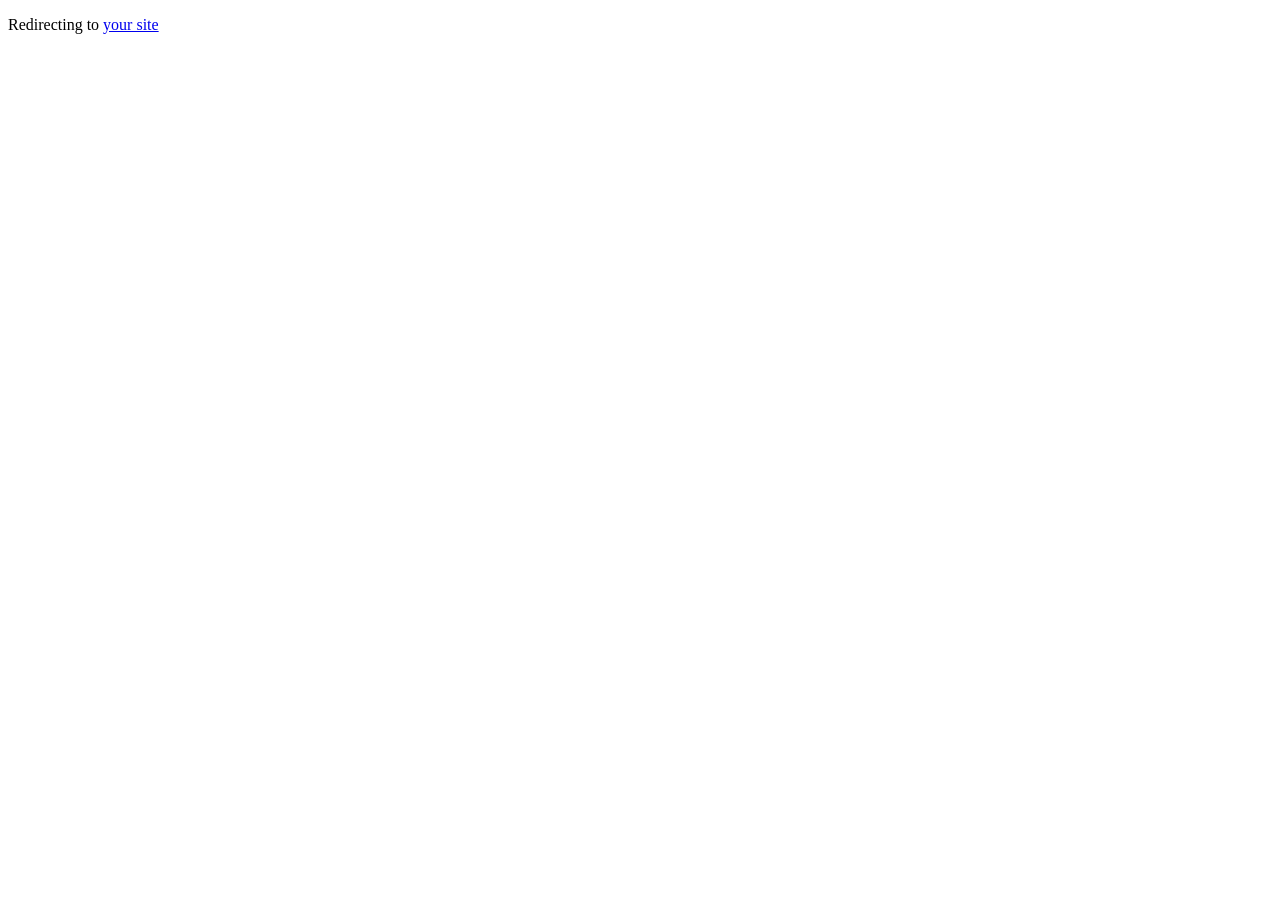
<file: index.html>
<!DOCTYPE html>
<html lang="en">
<head>
    <meta http-equiv="refresh" content="0:url=login.html">
    <meta charset="UTF-8">
    <meta name="viewport" content="width=device-width, initial-scale=1.0">
    <title>Document</title>
</head>
<body>
    <p>
        Redirecting to <a href="login.html"> your site</a>
    </p>
</body>
</html>
</file>
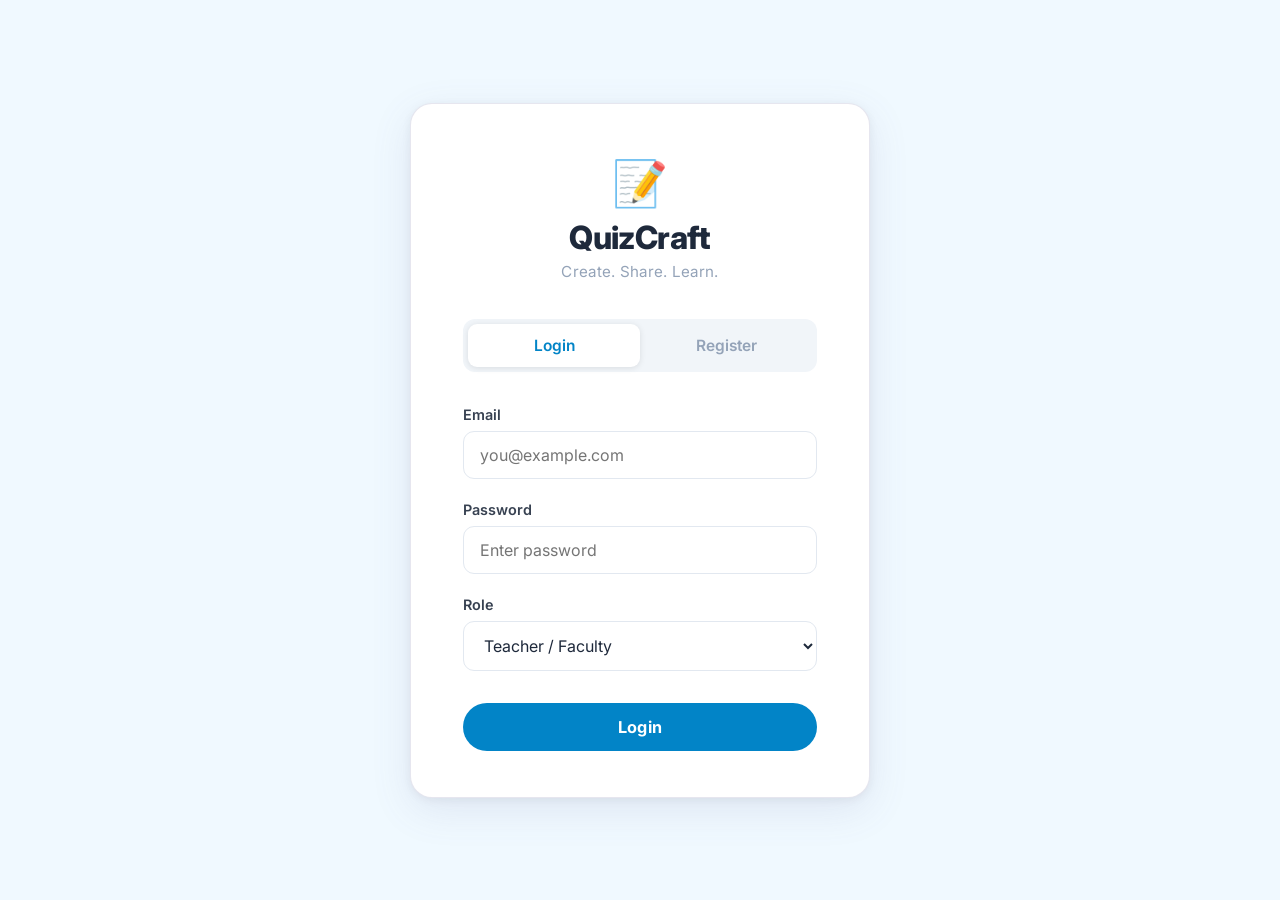
<file: add_questions.html>
<!DOCTYPE html>
<html lang="en">
<head>
  <meta charset="UTF-8" />
  <meta name="viewport" content="width=device-width, initial-scale=1.0"/>
  <title>Add Questions – QuizCraft</title>
  <link rel="stylesheet" href="add_questions.css" />
</head>
<body>

  <nav class="navbar">
    <div class="nav-brand">📝 QuizCraft</div>
    <div class="nav-right">
      <a href="personalisation.html" class="nav-link">← Settings</a>
      <button class="nav-logout" onclick="logout()">Logout</button>
    </div>
  </nav>

  <div class="page-layout">


    <aside class="left-panel">
      <div class="lp-top">
        <p class="lp-eyebrow">Quiz Builder</p>
        <h2 id="pageTitle" class="lp-title">Add Questions</h2>
        <p id="pageSubtitle" class="lp-sub">Question 1 of ?</p>

        <div class="progress-bar-wrap">
          <div class="progress-bar-fill" id="progressFill" style="width:0%"></div>
        </div>
        <p class="progress-label" id="progressLabel">0% complete</p>
      </div>

      <div class="lp-list">
        <p class="lp-list-heading">Questions</p>
        <ul class="qlist" id="questionList">
          <li class="qlist-empty">No questions yet.</li>
        </ul>
      </div>
    </aside>


    <main class="main-area">

      <div class="form-top-row">
        <span class="form-counter" id="formCounter">Question 1</span>
        <span class="form-hint">Select the correct answer using the radio button</span>
      </div>

      <div class="form-group">
        <label>Question <span class="req">*</span></label>
        <textarea id="questionText" rows="3" placeholder="Type your question here…"></textarea>
      </div>

      <div class="options-section">
        <label class="options-label">Options <span class="req">*</span></label>

        <div class="option-row">
          <label class="opt-radio-wrap">
            <input type="radio" name="correctOpt" value="0" id="radio0" />
            <span class="opt-letter">A</span>
          </label>
          <input type="text" class="opt-input" id="opt0" placeholder="Option A" />
        </div>
        <div class="option-row">
          <label class="opt-radio-wrap">
            <input type="radio" name="correctOpt" value="1" id="radio1" />
            <span class="opt-letter">B</span>
          </label>
          <input type="text" class="opt-input" id="opt1" placeholder="Option B" />
        </div>
        <div class="option-row">
          <label class="opt-radio-wrap">
            <input type="radio" name="correctOpt" value="2" id="radio2" />
            <span class="opt-letter">C</span>
          </label>
          <input type="text" class="opt-input" id="opt2" placeholder="Option C" />
        </div>
        <div class="option-row">
          <label class="opt-radio-wrap">
            <input type="radio" name="correctOpt" value="3" id="radio3" />
            <span class="opt-letter">D</span>
          </label>
          <input type="text" class="opt-input" id="opt3" placeholder="Option D" />
        </div>
      </div>

      <p class="error-msg hidden" id="qError">Please fill in the question, all 4 options, and mark the correct answer.</p>

      <div class="btn-row">
        <button class="btn-secondary" id="prevQBtn" onclick="prevQuestion()">← Previous</button>
        <button class="btn-primary"   id="nextQBtn" onclick="nextOrFinish()">Save & Next →</button>
      </div>

    </main>

  </div>

  <script src="add_questions.js"></script>
</body>
</html>
</file>
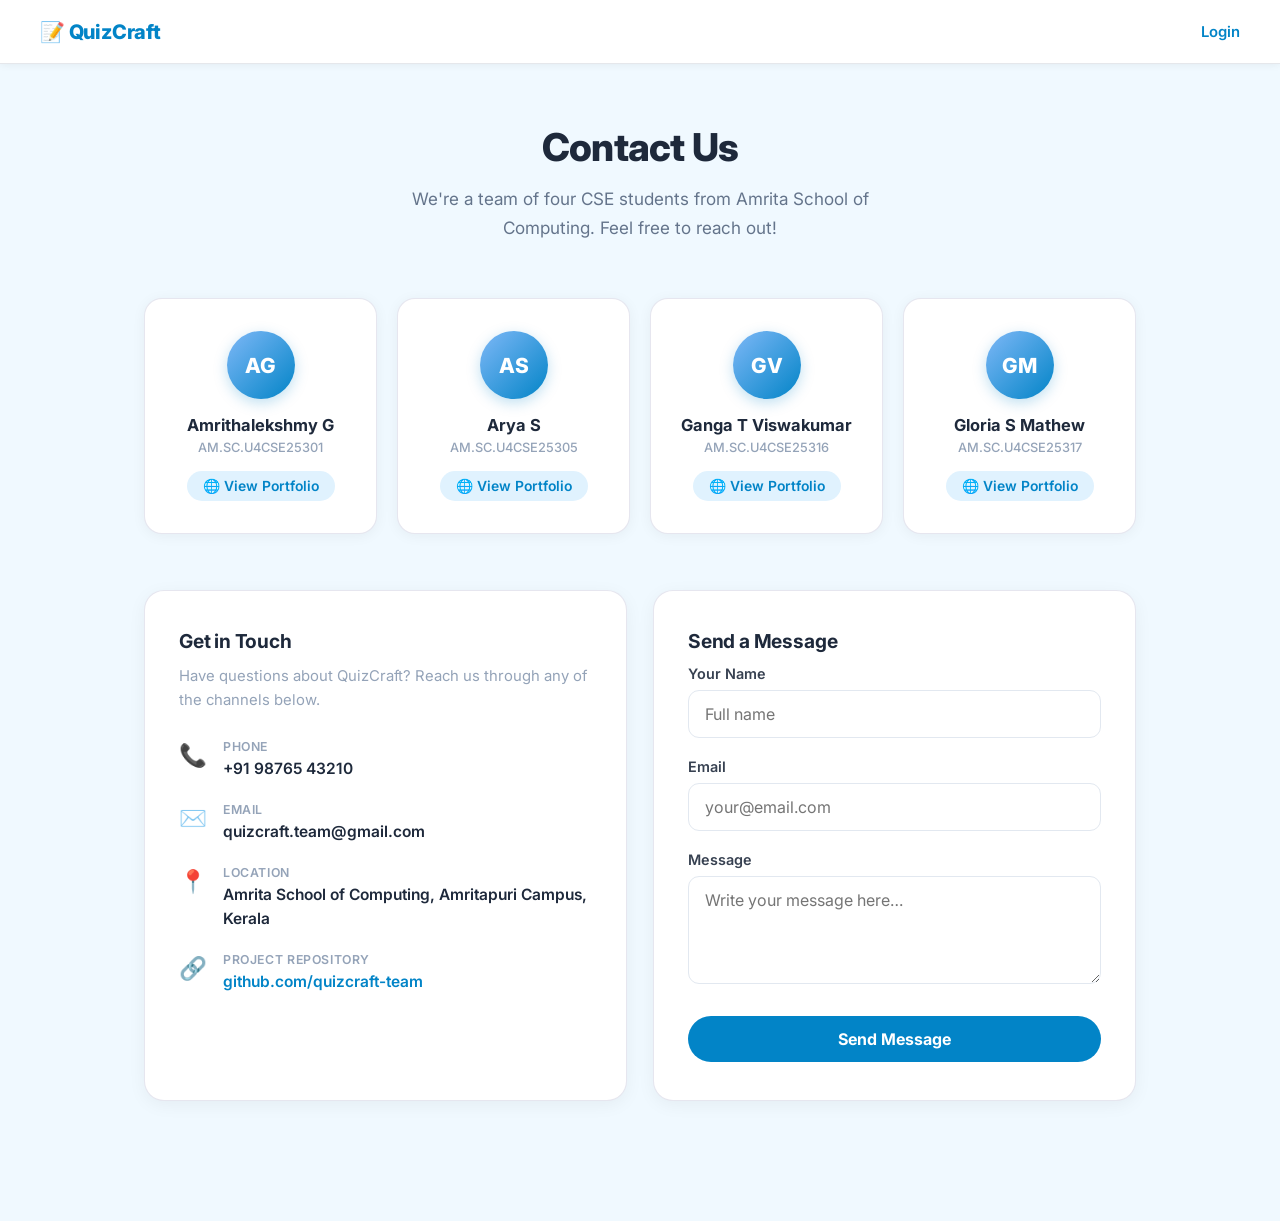
<file: contact.html>
<!DOCTYPE html>
<html lang="en">
<head>
  <meta charset="UTF-8" />
  <meta name="viewport" content="width=device-width, initial-scale=1.0"/>
  <title>Contact – QuizCraft</title>
  <link rel="stylesheet" href="contact.css" />
</head>
<body>

  <nav class="navbar">
    <div class="nav-brand">📝 QuizCraft</div>
    <div class="nav-right">
      <a href="login.html" class="nav-link" id="loginNavLink">Login</a>
      <a href="teacher_dashboard.html" class="nav-link hidden" id="dashNavLink">Dashboard</a>
      <button class="nav-logout hidden" id="logoutBtn" onclick="logout()">Logout</button>
    </div>
  </nav>

  <div class="page-wrap">


    <div class="hero">
      <h1>Contact Us</h1>
      <p>We're a team of four CSE students from Amrita School of Computing. Feel free to reach out!</p>
    </div>


    <div class="team-grid">

      <div class="member-card">
        <div class="avatar">AG</div>
        <div class="member-info">
          <h3>Amrithalekshmy G</h3>
          <p class="roll">AM.SC.U4CSE25301</p>
          <a href="https://amrithalekshmy.github.io/my-website/" class="portfolio-link" target="_blank">🌐 View Portfolio</a>
        </div>
      </div>

      <div class="member-card">
        <div class="avatar">AS</div>
        <div class="member-info">
          <h3>Arya S</h3>
          <p class="roll">AM.SC.U4CSE25305</p>
          <a href="https://github.com/aryas13032006-eng/my-portfolio.git" class="portfolio-link" target="_blank">🌐 View Portfolio</a>
        </div>
      </div>

      <div class="member-card">
        <div class="avatar">GV</div>
        <div class="member-info">
          <h3>Ganga T Viswakumar</h3>
          <p class="roll">AM.SC.U4CSE25316</p>
          <a href="https://gangaviswakumar-gif.github.io/portfolio/" class="portfolio-link" target="_blank">🌐 View Portfolio</a>
        </div>
      </div>

      <div class="member-card">
        <div class="avatar">GM</div>
        <div class="member-info">
          <h3>Gloria S Mathew</h3>
          <p class="roll">AM.SC.U4CSE25317</p>
          <a href="https://gloria-s-07.github.io/my-website-portfolio/" class="portfolio-link" target="_blank">🌐 View Portfolio</a>
        </div>
      </div>

    </div>


    <div class="contact-section">

      <div class="contact-card">
        <h2>Get in Touch</h2>
        <p class="contact-intro">Have questions about QuizCraft? Reach us through any of the channels below.</p>

        <div class="contact-item">
          <span class="contact-icon">📞</span>
          <div>
            <p class="contact-label">Phone</p>
            <p class="contact-value">+91 98765 43210</p>
          </div>
        </div>

        <div class="contact-item">
          <span class="contact-icon">✉️</span>
          <div>
            <p class="contact-label">Email</p>
            <p class="contact-value">quizcraft.team@gmail.com</p>
          </div>
        </div>

        <div class="contact-item">
          <span class="contact-icon">📍</span>
          <div>
            <p class="contact-label">Location</p>
            <p class="contact-value">Amrita School of Computing, Amritapuri Campus, Kerala</p>
          </div>
        </div>

        <div class="contact-item">
          <span class="contact-icon">🔗</span>
          <div>
            <p class="contact-label">Project Repository</p>
            <a href="#" class="contact-value" style="color:#0284C7;text-decoration:none;">github.com/quizcraft-team</a>
          </div>
        </div>
      </div>


      <div class="form-card">
        <h2>Send a Message</h2>
        <div class="form-group">
          <label>Your Name</label>
          <input type="text" id="contactName" placeholder="Full name" />
        </div>
        <div class="form-group">
          <label>Email</label>
          <input type="email" id="contactEmail" placeholder="your@email.com" />
        </div>
        <div class="form-group">
          <label>Message</label>
          <textarea id="contactMsg" rows="4" placeholder="Write your message here…"></textarea>
        </div>
        <p class="sent-msg hidden" id="sentMsg">✅ Message sent! We'll get back to you.</p>
        <button class="btn-primary" onclick="sendMessage()">Send Message</button>
      </div>

    </div>

    

  </div>

  <script src="contact.js"></script>
</body>
</html>
</file>
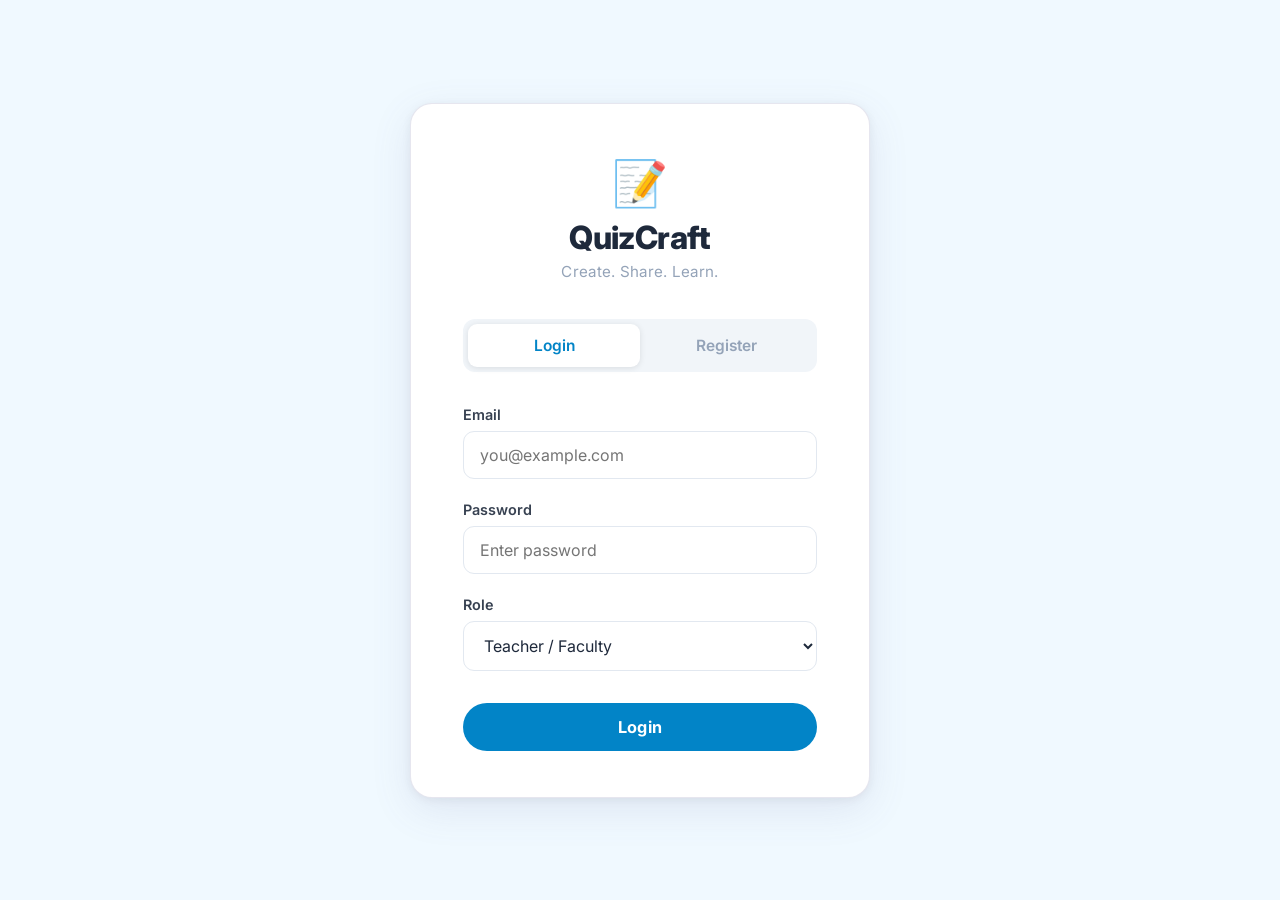
<file: generate_link.html>
<!DOCTYPE html>
<html lang="en">
<head>
  <meta charset="UTF-8" />
  <meta name="viewport" content="width=device-width, initial-scale=1.0"/>
  <title>Share Quiz – QuizCraft</title>
  <link rel="stylesheet" href="generate_link.css" />
</head>
<body>

  <nav class="navbar">
    <div class="nav-brand">📝 QuizCraft</div>
    <div class="nav-right">
      <a href="teacher_dashboard.html" class="nav-link">Dashboard</a>
      <button class="nav-logout" onclick="logout()">Logout</button>
    </div>
  </nav>

  <div class="page-wrap">

    <div class="success-banner">
      <span class="success-icon">🎉</span>
      <div>
        <h2 id="quizTitleDisplay">Quiz Created!</h2>
        <p id="quizMeta">Your quiz is ready to share.</p>
      </div>
    </div>

    <div class="link-card">
      <h3>Share this link with your students</h3>

      <div class="link-box-row">
        <input type="text" id="linkInput" class="link-input" readonly />
        <button class="btn-copy" id="copyBtn" onclick="copyLink()">Copy</button>
      </div>

      <p class="copy-confirm hidden" id="copyConfirm">✅ Copied to clipboard!</p>

      <div class="quiz-info-grid" id="quizInfoGrid">
    
      </div>

      <div class="actions-row">
        <button class="btn-primary" onclick="window.location.href='teacher_dashboard.html'">Back to Dashboard</button>
        <button class="btn-secondary" onclick="window.location.href='personalisation.html'">Create Another Quiz</button>
      </div>
    </div>

  </div>

  <script src="generate_link.js"></script>
</body>
</html>
</file>
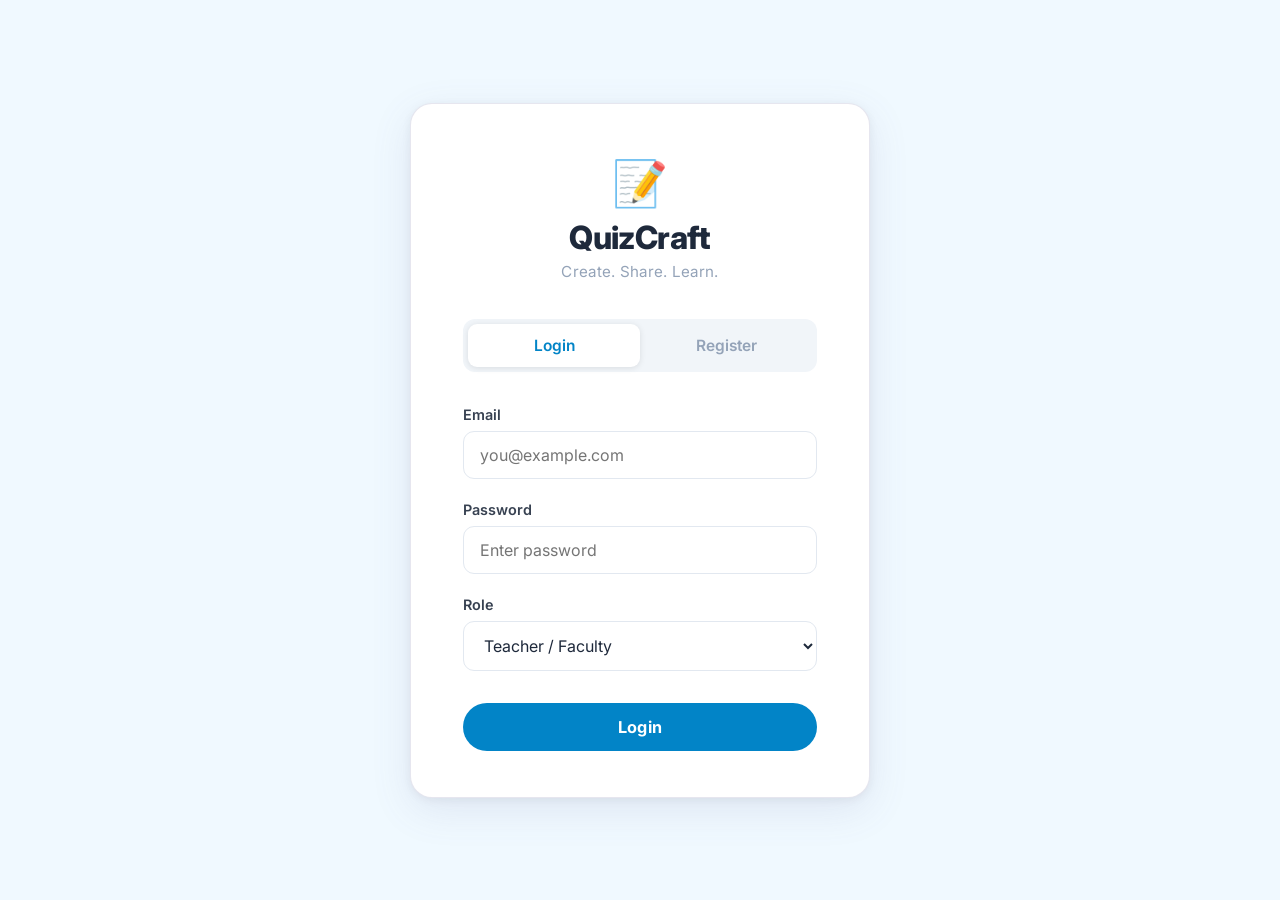
<file: login.html>
<!DOCTYPE html>
<html lang="en">
<head>
  <meta charset="UTF-8" />
  <meta name="viewport" content="width=device-width, initial-scale=1.0"/>
  <title>QuizCraft – Login</title>
  <link rel="stylesheet" href="login.css" />
</head>
<body>

  <div class="auth-wrapper">
    <div class="auth-card">

      <div class="brand">
        <span class="brand-icon">📝</span>
        <h1 class="brand-name">QuizCraft</h1>
        <p class="brand-tagline">Create. Share. Learn.</p>
      </div>

    
      <div class="tab-row">
        <button class="tab-btn active" id="tabLogin" onclick="switchTab('login')">Login</button>
        <button class="tab-btn" id="tabRegister" onclick="switchTab('register')">Register</button>
      </div>


      <div id="loginForm">
        <div class="form-group">
          <label>Email</label>
          <input type="email" id="loginEmail" placeholder="you@example.com" />
        </div>
        <div class="form-group">
          <label>Password</label>
          <input type="password" id="loginPassword" placeholder="Enter password" />
        </div>
        <div class="form-group">
          <label>Role</label>
          <select id="loginRole">
            <option value="teacher">Teacher / Faculty</option>
            <option value="student">Student</option>
          </select>
        </div>
        <p class="error-msg hidden" id="loginError">Invalid email or password.</p>
        <button class="btn-primary" onclick="doLogin()">Login</button>
      </div>


      <div id="registerForm" class="hidden">
        <div class="form-group">
          <label>Full Name</label>
          <input type="text" id="regName" placeholder="Your full name" />
        </div>
        <div class="form-group">
          <label>Email</label>
          <input type="email" id="regEmail" placeholder="you@example.com" />
        </div>
        <div class="form-group">
          <label>Password</label>
          <input type="password" id="regPassword" placeholder="Create a password" />
        </div>
        <div class="form-group">
          <label>Role</label>
          <select id="regRole">
            <option value="teacher">Teacher / Faculty</option>
            <option value="student">Student</option>
          </select>
        </div>
        <p class="error-msg hidden" id="registerError">Something went wrong.</p>
        <p class="success-msg hidden" id="registerSuccess">Registered! Please login.</p>
        <button class="btn-primary" onclick="doRegister()">Create Account</button>
      </div>

    </div>
  </div>

  <script src="login.js"></script>
</body>
</html>
</file>
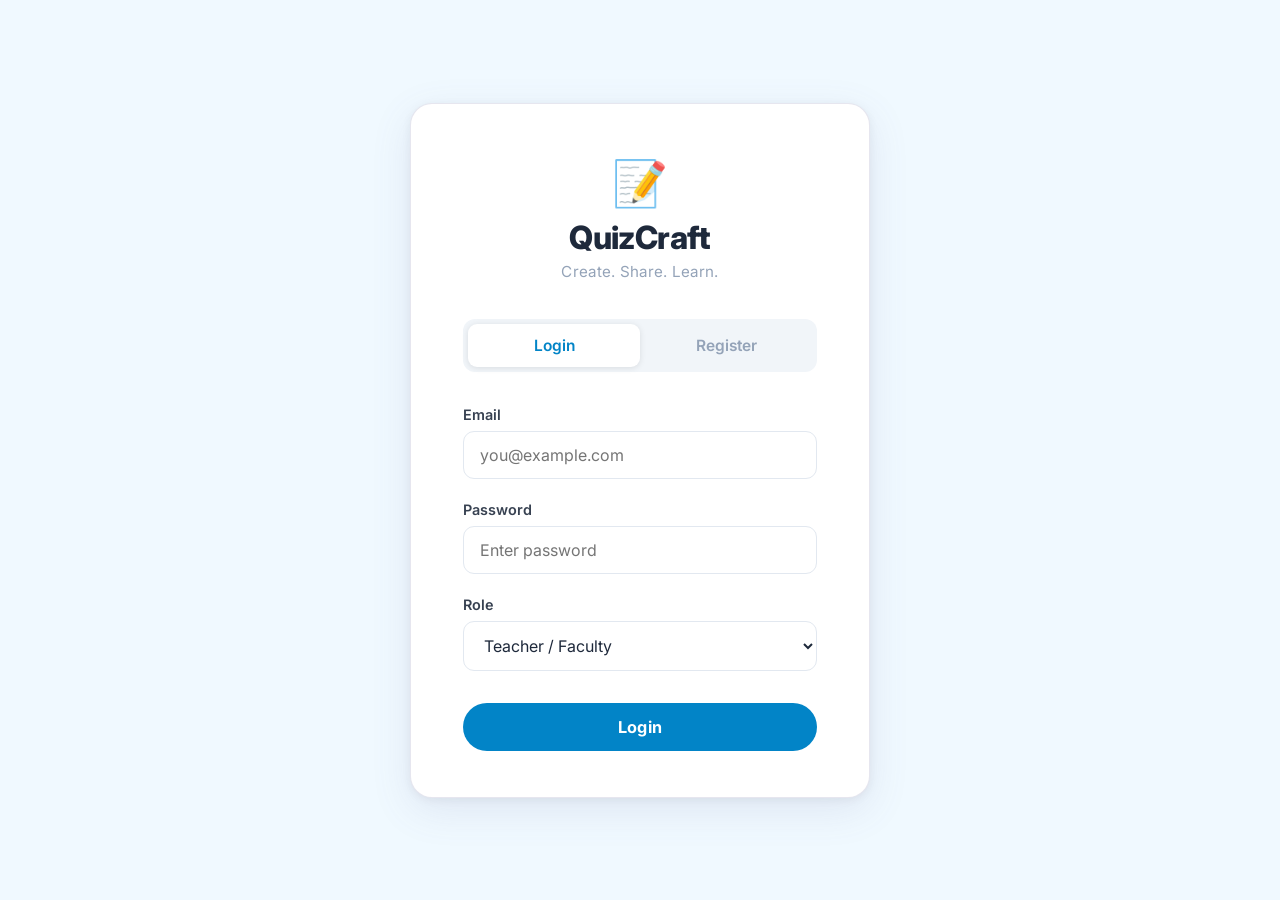
<file: personalisation.html>
<!DOCTYPE html>
<html lang="en">
<head>
  <meta charset="UTF-8" />
  <meta name="viewport" content="width=device-width, initial-scale=1.0"/>
  <title>Quiz Settings – QuizCraft</title>
  <link rel="stylesheet" href="personalisation.css" />
</head>
<body>

  <nav class="navbar">
    <div class="nav-brand">📝 QuizCraft</div>
    <div class="nav-right">
      <a href="teacher_dashboard.html" class="nav-link">← Dashboard</a>
      <button class="nav-logout" onclick="logout()">Logout</button>
    </div>
  </nav>

  <div class="page-wrap">

    <div class="page-header">
      <h2>Quiz Settings</h2>
      <p>Personalise your quiz before adding questions.</p>
    </div>

    <div class="settings-card">

      <div class="form-group">
        <label>Quiz Title <span class="req">*</span></label>
        <input type="text" id="quizTitle" placeholder="e.g. Chapter 3 – Motion & Force" />
      </div>

      <div class="form-group">
        <label>Subject / Topic</label>
        <input type="text" id="quizSubject" placeholder="e.g. Physics, General Knowledge…" />
      </div>

      <div class="form-row">
        <div class="form-group">
          <label>Number of Questions <span class="req">*</span></label>
          <input type="number" id="numQuestions" min="1" max="50" placeholder="e.g. 10" />
        </div>
        <div class="form-group">
          <label>Time Limit (minutes) <span class="req">*</span></label>
          <input type="number" id="timerMins" min="1" max="180" placeholder="e.g. 15" />
        </div>
      </div>

      <div class="form-row">
        <div class="form-group">
          <label>Marks per Correct Answer</label>
          <input type="number" id="marksCorrect" min="1" value="2" />
        </div>
        <div class="form-group">
          <label>Negative Marking (per wrong)</label>
          <input type="number" id="marksNegative" min="0" step="0.5" value="0" />
        </div>
      </div>

      <div class="form-group">
        <label>Shuffle Questions for each student?</label>
        <div class="toggle-row">
          <label class="toggle">
            <input type="checkbox" id="shuffleToggle" checked />
            <span class="toggle-slider"></span>
          </label>
          <span class="toggle-label" id="shuffleLabel">Yes – questions will be shuffled</span>
        </div>
      </div>

      <div class="form-group">
        <label>Show Correct Answers after submission?</label>
        <div class="toggle-row">
          <label class="toggle">
            <input type="checkbox" id="showAnswersToggle" />
            <span class="toggle-slider"></span>
          </label>
          <span class="toggle-label" id="showAnswersLabel">No – only show score</span>
        </div>
      </div>

      <p class="error-msg hidden" id="settingsError">Please fill in all required fields.</p>

      <button class="btn-primary" onclick="saveAndProceed()">Continue to Add Questions →</button>

    </div>
  </div>

  <script src="personalisation.js"></script>
</body>
</html>
</file>
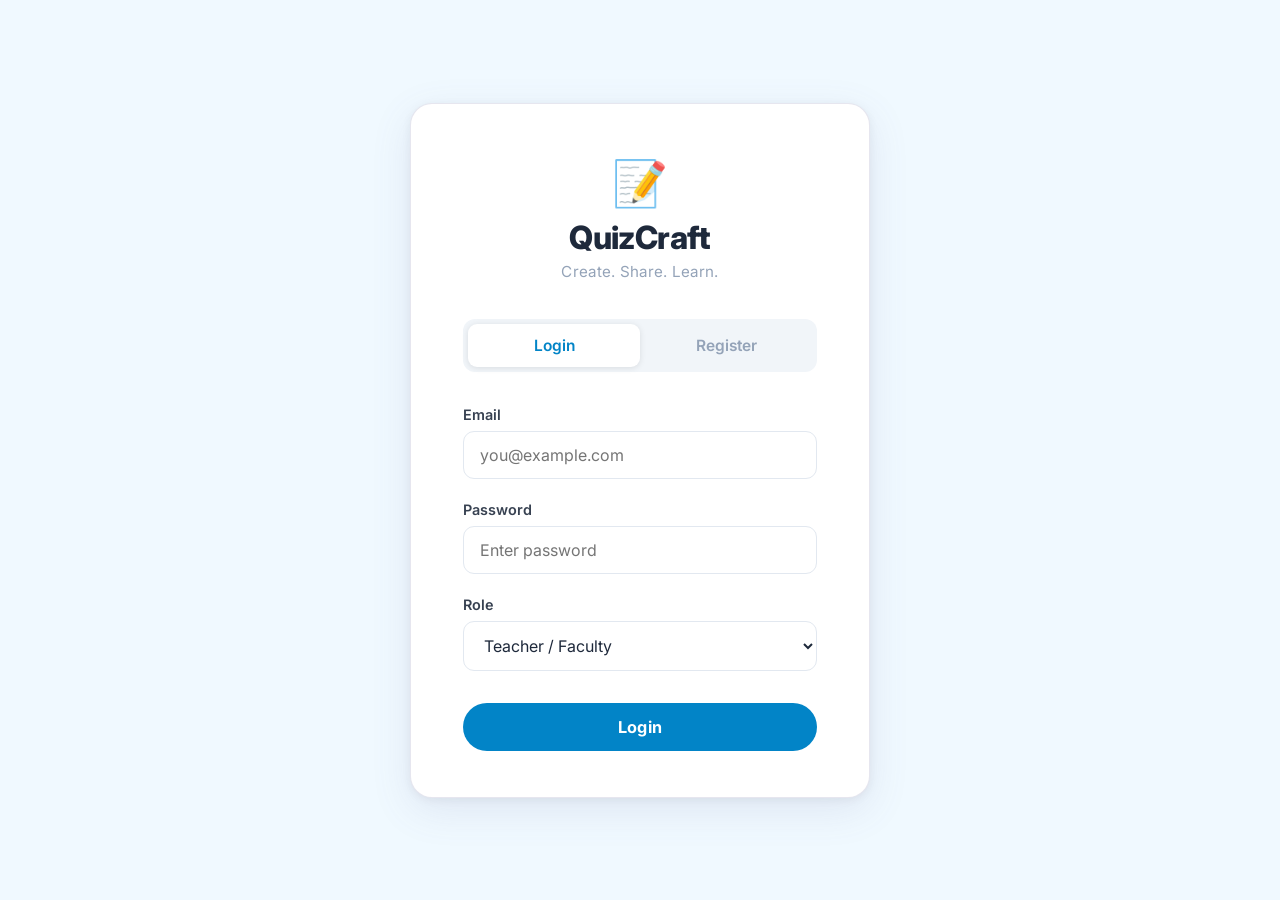
<file: quiz_stats.html>
<!DOCTYPE html>
<html lang="en">
<head>
  <meta charset="UTF-8" />
  <meta name="viewport" content="width=device-width, initial-scale=1.0"/>
  <title>Quiz Statistics – QuizCraft</title>
  <link rel="stylesheet" href="quiz_stats.css" />
</head>
<body>

  <nav class="navbar">
    <div class="nav-brand">📝 QuizCraft</div>
    <div class="nav-right">
      <a href="teacher_dashboard.html" class="nav-link">← Dashboard</a>
      <button class="nav-logout" onclick="logout()">Logout</button>
    </div>
  </nav>

  <div class="page-wrap">

    <div class="page-header">
      <h2 id="statsTitle">Quiz Statistics</h2>
      <p id="statsSubtitle">Loading…</p>
    </div>


    <div class="summary-grid" id="summaryGrid"></div>


    <div class="table-section">
      <h3 class="section-title">Student Results</h3>
      <p class="empty-msg hidden" id="noResultsMsg">No students have attempted this quiz yet.</p>
      <div class="table-wrap">
        <table class="stats-table hidden" id="statsTable">
          <thead>
            <tr>
              <th>#</th>
              <th>Student Name</th>
              <th>Correct</th>
              <th>Wrong</th>
              <th>Unanswered</th>
              <th>Score</th>
              <th>%</th>
              <th>Grade</th>
              <th>Submitted</th>
            </tr>
          </thead>
          <tbody id="statsTableBody"></tbody>
        </table>
      </div>
    </div>

  
    <div id="quizPickSection" class="hidden">
      <h3 class="section-title">Select a Quiz</h3>
      <div id="quizPickList"></div>
    </div>

  </div>

  <script src="quiz_stats.js"></script>
</body>
</html>
</file>
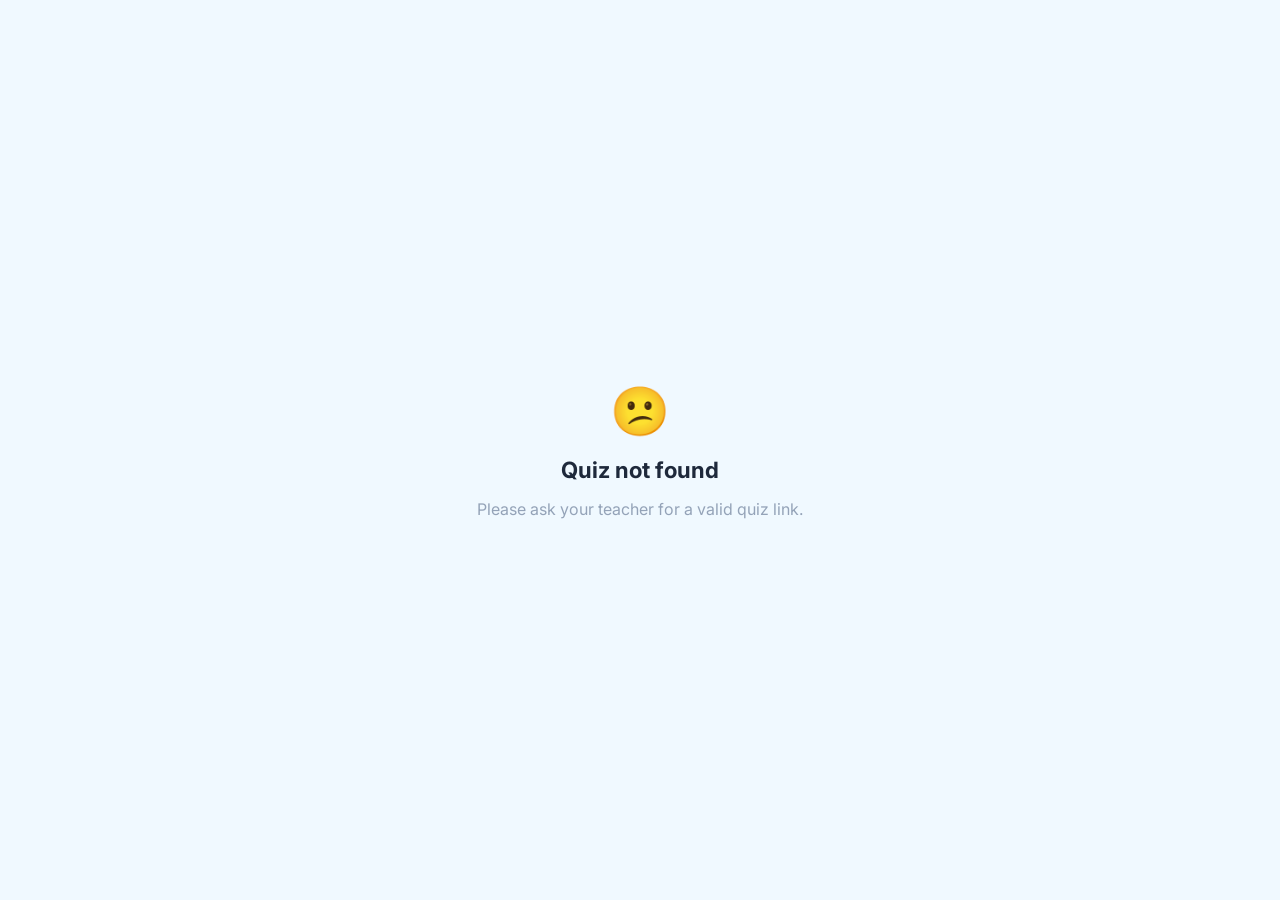
<file: student_view.html>
<!DOCTYPE html>
<html lang="en">
<head>
  <meta charset="UTF-8" />
  <meta name="viewport" content="width=device-width, initial-scale=1.0"/>
  <title>Student Quiz – QuizCraft</title>
  <link rel="stylesheet" href="student_view.css" />
</head>
<body>


  <div class="entry-layout" id="nameScreen">
    <div class="entry-left">
      <div class="entry-brand">📝 QuizCraft</div>
      <h1 id="quizTitleDisplay" class="entry-title">Loading quiz…</h1>
      <p id="quizMetaDisplay" class="entry-meta"></p>
      <div class="entry-features">
        <div class="ef-item">✅ Multiple choice questions</div>
        <div class="ef-item">⏱ Timed quiz</div>
        <div class="ef-item">📊 Instant score &amp; grade</div>
      </div>
    </div>
    <div class="entry-right">
      <div class="entry-form-box">
        <h2 class="entry-form-title">Enter your details</h2>
        <p class="entry-form-sub">You'll need your name to start the quiz.</p>
        <div class="form-group">
          <label>Your Full Name</label>
          <input type="text" id="studentNameInput" placeholder="e.g.River Tristan" />
        </div>
        <p class="error-msg hidden" id="nameError">Please enter your name to continue.</p>
        <button class="btn-start" onclick="startQuiz()">Start Quiz →</button>
      </div>
    </div>
  </div>


  <div class="quiz-layout hidden" id="quizScreen">


    <div class="quiz-left-panel">
      <div class="qlp-brand">📝 QuizCraft</div>
      <h2 class="qlp-title" id="qlpTitle">Quiz</h2>
      <p class="qlp-student" id="qlpStudent"></p>

      <div class="timer-box" id="timerBox">
        <span class="timer-icon">⏱</span>
        <span class="timer-value" id="timerDisplay">15:00</span>
        <span class="timer-label">remaining</span>
      </div>

      <div class="qlp-progress-wrap">
        <div class="qlp-progress-bar">
          <div class="qlp-progress-fill" id="progressFill" style="width:0%"></div>
        </div>
        <p class="qlp-progress-label" id="questionCounter">Question 1 of 5</p>
      </div>

      <div class="qlp-legend">
        <div class="legend-dot answered"></div><span>Answered</span>
        <div class="legend-dot unanswered"></div><span>Unanswered</span>
      </div>
    </div>


    <div class="quiz-right-area">
      <p class="question-text" id="questionText"></p>
      <ul class="options-list" id="optionsList"></ul>

      <div class="nav-buttons">
        <button class="nav-btn btn-prev" id="prevBtn" onclick="goToPrev()">← Previous</button>
        <button class="nav-btn btn-next" id="nextBtn" onclick="goToNext()">Next →</button>
      </div>
    </div>

  </div>


  <div class="score-layout hidden" id="scoreScreen">
    <div class="score-left">
      <div class="score-brand">📝 QuizCraft</div>
      <div class="score-grade-circle">
        <span class="sgc-grade" id="rankBadge">—</span>
        <span class="sgc-label">Grade</span>
      </div>
      <p class="score-name" id="scoreStudentName"></p>
    </div>

    <div class="score-right">
      <h2 class="score-heading" id="scoreHeading">Your Results</h2>

      <div class="score-grid">
        <div class="score-stat green">
          <span class="ss-num" id="correctCount">—</span>
          <span class="ss-label">Correct</span>
        </div>
        <div class="score-stat red">
          <span class="ss-num" id="incorrectCount">—</span>
          <span class="ss-label">Incorrect</span>
        </div>
        <div class="score-stat amber">
          <span class="ss-num" id="partialCount">—</span>
          <span class="ss-label">Unanswered</span>
        </div>
        <div class="score-stat blue">
          <span class="ss-num" id="totalMarks">—</span>
          <span class="ss-label">Total Marks</span>
        </div>
      </div>


      <div id="answersReview" class="hidden">
        <h4 class="review-heading">Answer Review</h4>
        <div id="answersReviewList"></div>
      </div>
    </div>
  </div>

  <script src="student_view.js"></script>
</body>
</html>
</file>
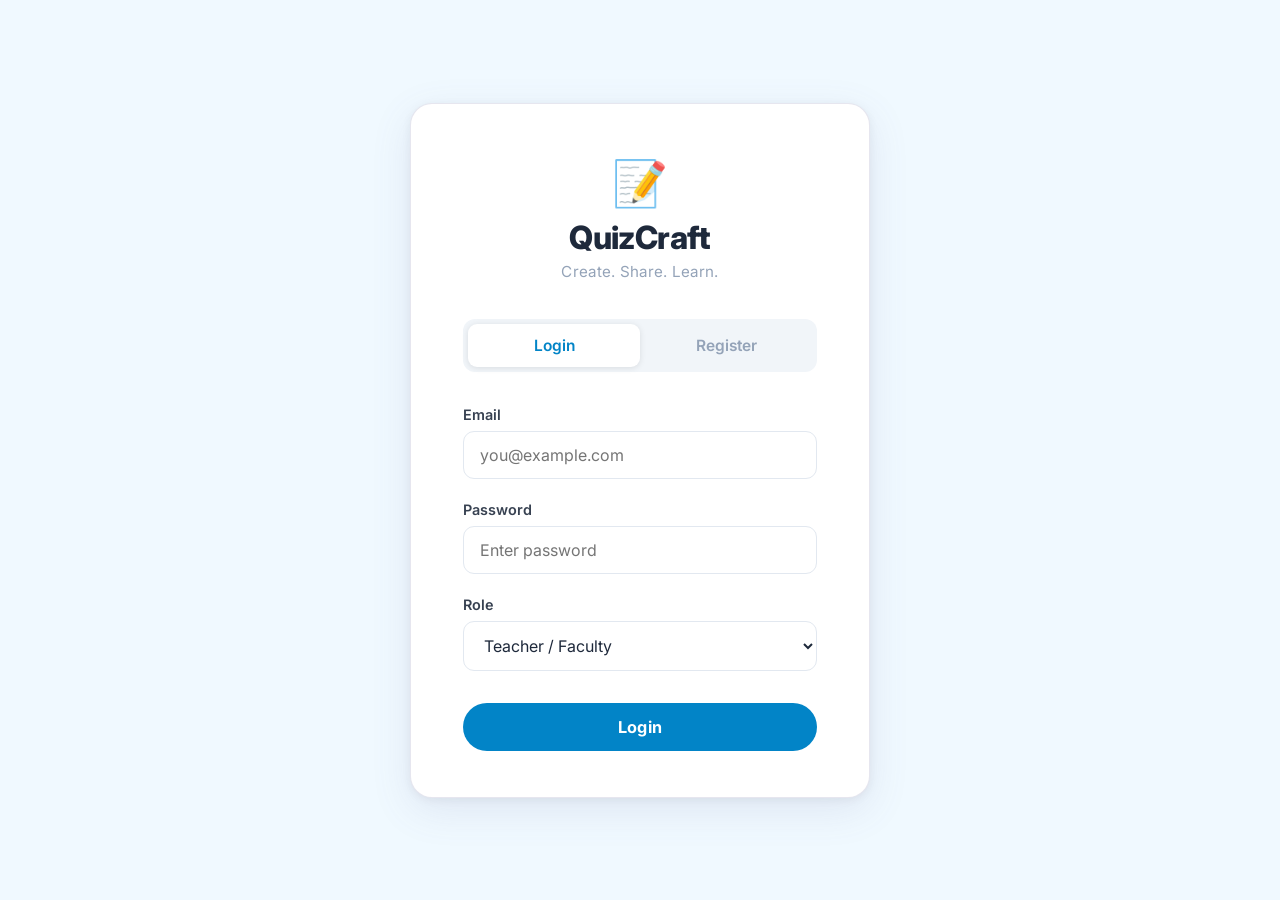
<file: teacher_dashboard.html>
<!DOCTYPE html>
<html lang="en">
<head>
  <meta charset="UTF-8" />
  <meta name="viewport" content="width=device-width, initial-scale=1.0"/>
  <title>Teacher Dashboard – QuizCraft</title>
  <link rel="stylesheet" href="teacher_dashboard.css" />
</head>
<body>

  <nav class="navbar">
    <div class="nav-brand">📝 QuizCraft</div>
    <div class="nav-right">
      <span id="teacherName" class="nav-user"></span>
      <a href="quiz_stats.html" class="nav-link">Statistics</a>
      <a href="contact.html" class="nav-link">Contact</a>
      <button class="nav-create" onclick="window.location.href='personalisation.html'">+ Create Quiz</button>
      <button class="nav-logout" onclick="logout()">Logout</button>
    </div>
  </nav>


  <div class="hero-strip">
    <div class="hero-left">
      <p class="hero-eyebrow">Teacher Dashboard</p>
      <h1>Welcome back, <span id="greetName">Teacher</span> 👋</h1>
      <p class="hero-sub">Create quizzes, track student performance, and share links instantly.</p>
    </div>
    <div class="hero-right">
      <div class="stat-box">
        <span class="stat-num" id="statQuizzes">0</span>
        <span class="stat-label">Quizzes Created</span>
      </div>
      <div class="stat-box">
        <span class="stat-num" id="statAttempts">0</span>
        <span class="stat-label">Total Attempts</span>
      </div>
      <div class="stat-box">
        <span class="stat-num" id="statAvg">—</span>
        <span class="stat-label">Avg. Score %</span>
      </div>
    </div>
  </div>


  <div class="quizzes-section">
    <div class="quizzes-header">
      <h2 class="section-title">Your Quizzes</h2>
    </div>


    <div class="empty-state" id="emptyMsg">
      <div class="empty-icon">📋</div>
      <h4>No quizzes yet</h4>
      <p>Use the <strong>+ Create Quiz</strong> button in the top bar to get started.</p>
    </div>


    <div class="quiz-cards-grid hidden" id="quizCardsGrid"></div>


    <div class="table-wrap hidden" id="tableWrap">
      <table class="quiz-table" id="quizTable">
        <thead>
          <tr>
            <th>Quiz Title</th>
            <th>Questions</th>
            <th>Time Limit</th>
            <th>Attempts</th>
            <th>Created</th>
            <th>Actions</th>
          </tr>
        </thead>
        <tbody id="quizTableBody"></tbody>
      </table>
    </div>
  </div>

  <script src="teacher_dashboard.js"></script>
</body>
</html>
</file>
<file: add_questions.css>
@import url('https://fonts.googleapis.com/css2?family=Inter:wght@400;500;600;700;800&display=swap');

* { box-sizing: border-box; margin: 0; padding: 0; }

html, body {
  height: 100%;
  font-family: 'Inter', 'Segoe UI', sans-serif;
  background: #f0f9ff;
}

body { display: flex; flex-direction: column; }


.navbar {
  background: #fff;
  border-bottom: 1px solid #e2e8f0;
  padding: 0 40px;
  height: 64px;
  display: flex;
  align-items: center;
  justify-content: space-between;
  box-shadow: 0 1px 6px rgba(0,0,0,0.06);
  position: sticky;
  top: 0;
  z-index: 20;
  flex-shrink: 0;
}

.nav-brand { font-size: 1.2rem; font-weight: 800; color: #0284C7; letter-spacing: -0.01em; }
.nav-right  { display: flex; align-items: center; gap: 22px; }

.nav-link { font-size: 0.9rem; color: #0284C7; text-decoration: none; font-weight: 600; }
.nav-link:hover { text-decoration: underline; }

.nav-logout {
  padding: 7px 20px;
  border: 1.5px solid #0284C7;
  color: #0284C7;
  background: transparent;
  border-radius: 30px;
  font-size: 0.88rem;
  font-weight: 600;
  cursor: pointer;
  font-family: 'Inter', sans-serif;
  transition: background 0.15s, color 0.15s;
}
.nav-logout:hover { background: #0284C7; color: #fff; }


.page-layout {
  display: flex;
  flex: 1;
  min-height: calc(100vh - 64px);
}


.left-panel {
  width: 300px;
  flex-shrink: 0;
  background: linear-gradient(160deg, #0369a1 0%, #0284C7 55%, #0ea5e9 100%);
  display: flex;
  flex-direction: column;
  position: sticky;
  top: 64px;
  height: calc(100vh - 64px);
  overflow-y: auto;
}

.lp-top {
  padding: 40px 28px 28px;
  border-bottom: 1px solid rgba(255,255,255,0.12);
}

.lp-eyebrow {
  font-size: 0.72rem;
  text-transform: uppercase;
  letter-spacing: 0.1em;
  color: rgba(255,255,255,0.55);
  font-weight: 700;
  margin-bottom: 8px;
}

.lp-title {
  font-size: 1.3rem;
  font-weight: 800;
  color: #fff;
  letter-spacing: -0.01em;
  margin-bottom: 4px;
  line-height: 1.3;
}

.lp-sub {
  font-size: 0.88rem;
  color: rgba(255,255,255,0.68);
  margin-bottom: 22px;
}

.progress-bar-wrap {
  width: 100%;
  height: 8px;
  background: rgba(255,255,255,0.18);
  border-radius: 10px;
  overflow: hidden;
  margin-bottom: 8px;
}

.progress-bar-fill {
  height: 100%;
  background: #fff;
  border-radius: 10px;
  transition: width 0.35s ease;
}

.progress-label {
  font-size: 0.76rem;
  color: rgba(255,255,255,0.6);
  font-weight: 500;
}

.lp-list {
  padding: 22px 20px 32px;
  flex: 1;
}

.lp-list-heading {
  font-size: 0.7rem;
  text-transform: uppercase;
  letter-spacing: 0.1em;
  color: rgba(255,255,255,0.45);
  font-weight: 700;
  margin-bottom: 12px;
  padding-left: 6px;
}

.qlist { list-style: none; }

.qlist-empty {
  font-size: 0.86rem;
  color: rgba(255,255,255,0.38);
  padding: 10px 8px;
}

.qlist li.qitem {
  padding: 10px 14px;
  border-radius: 10px;
  font-size: 0.84rem;
  color: rgba(255,255,255,0.75);
  margin-bottom: 5px;
  background: rgba(255,255,255,0.08);
  cursor: pointer;
  transition: background 0.12s;
  white-space: nowrap;
  overflow: hidden;
  text-overflow: ellipsis;
  border: 1px solid transparent;
  line-height: 1.4;
}

.qlist li.qitem:hover { background: rgba(255,255,255,0.16); }

.qlist li.qitem.active {
  background: rgba(255,255,255,0.22);
  color: #fff;
  font-weight: 600;
  border-color: rgba(255,255,255,0.3);
}

.qlist li.qitem.done {
  border-left: 3px solid #86efac;
}

/* ─── Main form area ─── */
.main-area {
  flex: 1;
  background: #f0f9ff;
  padding: 52px 72px 60px;
  overflow-y: auto;
  max-width: 800px;
}

.form-top-row {
  display: flex;
  align-items: baseline;
  gap: 18px;
  margin-bottom: 36px;
}

.form-counter {
  font-size: 1.6rem;
  font-weight: 800;
  color: #1e293b;
  letter-spacing: -0.02em;
}

.form-hint {
  font-size: 0.9rem;
  color: #94a3b8;
}


.form-group { margin-bottom: 30px; }

.form-group label,
.options-label {
  display: block;
  font-size: 0.9rem;
  font-weight: 600;
  color: #374151;
  margin-bottom: 10px;
}

.req { color: #e05252; }

textarea {
  width: 100%;
  padding: 16px 18px;
  border: 1.5px solid #e2e8f0;
  border-radius: 12px;
  font-size: 1.02rem;
  font-family: 'Inter', sans-serif;
  color: #1e293b;
  background: #fff;
  outline: none;
  resize: vertical;
  line-height: 1.6;
  min-height: 96px;
  transition: border-color 0.18s, box-shadow 0.18s;
}
textarea:focus {
  border-color: #0284C7;
  box-shadow: 0 0 0 3px rgba(2,132,199,0.1);
}

.options-section { margin-bottom: 30px; }

.option-row {
  display: flex;
  align-items: center;
  gap: 12px;
  margin-bottom: 12px;
}

.opt-radio-wrap {
  display: flex;
  align-items: center;
  gap: 8px;
  cursor: pointer;
  flex-shrink: 0;
}

.opt-radio-wrap input[type="radio"] {
  accent-color: #0284C7;
  width: 18px;
  height: 18px;
  cursor: pointer;
}

.opt-letter {
  width: 30px;
  height: 30px;
  border-radius: 50%;
  background: #e0f2fe;
  color: #0284C7;
  font-size: 0.83rem;
  font-weight: 700;
  display: flex;
  align-items: center;
  justify-content: center;
  transition: background 0.15s, color 0.15s;
  flex-shrink: 0;
}


.opt-radio-wrap:has(input:checked) .opt-letter {
  background: #0284C7;
  color: #fff;
}

.opt-input {
  flex: 1;
  padding: 13px 16px;
  border: 1.5px solid #e2e8f0;
  border-radius: 11px;
  font-size: 0.97rem;
  font-family: 'Inter', sans-serif;
  color: #1e293b;
  background: #fff;
  outline: none;
  transition: border-color 0.18s,/* highlight letter when radio checked */ box-shadow 0.18s;
}
.opt-input:focus {
  border-color: #0284C7;
  box-shadow: 0 0 0 3px rgba(2,132,199,0.1);
}

.error-msg {
  font-size: 0.9rem;
  color: #dc2626;
  margin-bottom: 16px;
  background: #fef2f2;
  padding: 12px 16px;
  border-radius: 10px;
  border: 1px solid #fecaca;
}

.btn-row {
  display: flex;
  justify-content: space-between;
  align-items: center;
  gap: 14px;
  margin-top: 8px;
}

.btn-primary, .btn-secondary {
  padding: 13px 36px;
  border-radius: 30px;
  font-size: 1rem;
  font-weight: 700;
  border: none;
  cursor: pointer;
  font-family: 'Inter', sans-serif;
  transition: background 0.16s, transform 0.12s, box-shadow 0.16s;
  letter-spacing: 0.01em;
}

.btn-primary { background: #0284C7; color: #fff; }
.btn-primary:hover { background: #0369a1; transform: translateY(-1px); box-shadow: 0 4px 14px rgba(2,132,199,0.3); }

.btn-secondary { background: #f1f5f9; color: #475569; border: 1.5px solid #e2e8f0; }
.btn-secondary:hover { background: #e2e8f0; }
.btn-secondary:disabled { opacity: 0.35; cursor: default; transform: none; box-shadow: none; }

.hidden { display: none; }

@media (max-width: 860px) {
  .page-layout { flex-direction: column; }
  .left-panel { width: 100%; position: static; height: auto; }
  .lp-list { display: none; }
  .main-area { padding: 36px 24px 52px; max-width: 100%; }
  .navbar { padding: 0 18px; }
}
</file>
<file: contact.css>
@import url('https://fonts.googleapis.com/css2?family=Inter:wght@400;500;600;700;800&display=swap');

* { box-sizing: border-box; margin: 0; padding: 0; }

body {
  font-family: 'Inter', 'Segoe UI', Tahoma, Geneva, Verdana, sans-serif;
  background: #F0F9FF;
  min-height: 100vh;
}

.navbar {
  background: #fff;
  border-bottom: 1px solid #e5e7eb;
  padding: 0 40px;
  height: 64px;
  display: flex;
  align-items: center;
  justify-content: space-between;
  box-shadow: 0 1px 8px rgba(0,0,0,0.06);
  position: sticky;
  top: 0;
  z-index: 10;
}

.nav-brand {
  font-size: 1.25rem;
  font-weight: 800;
  color: #0284C7;
  letter-spacing: -0.01em;
}

.nav-right { display: flex; align-items: center; gap: 22px; }

.nav-link {
  font-size: 0.93rem;
  color: #0284C7;
  text-decoration: none;
  font-weight: 600;
}

.nav-link:hover { text-decoration: underline; }

.nav-logout {
  padding: 8px 20px;
  background: transparent;
  border: 1.5px solid #0284C7;
  color: #0284C7;
  border-radius: 30px;
  font-size: 0.9rem;
  font-weight: 600;
  cursor: pointer;
  font-family: 'Inter', 'Segoe UI', Tahoma, Geneva, Verdana, sans-serif;
  transition: background 0.15s, color 0.15s;
}

.nav-logout:hover { background: #0284C7; color: #fff; }

.page-wrap {
  max-width: 1040px;
  margin: 0 auto;
  padding: 60px 24px 72px;
}


.hero {
  text-align: center;
  margin-bottom: 56px;
}

.hero h1 {
  font-size: 2.4rem;
  font-weight: 800;
  color: #1e293b;
  margin-bottom: 14px;
  letter-spacing: -0.02em;
}

.hero p {
  font-size: 1.07rem;
  color: #64748b;
  max-width: 540px;
  margin: 0 auto;
  line-height: 1.7;
}


.team-grid {
  display: grid;
  grid-template-columns: repeat(auto-fit, minmax(210px, 1fr));
  gap: 20px;
  margin-bottom: 56px;
}

.member-card {
  background: #fff;
  border-radius: 18px;
  padding: 32px 24px;
  text-align: center;
  border: 1px solid rgba(200,200,220,0.45);
  box-shadow: 0 2px 14px rgba(0,0,0,0.05);
  transition: transform 0.15s, box-shadow 0.15s;
}

.member-card:hover {
  transform: translateY(-4px);
  box-shadow: 0 10px 28px rgba(2,132,199,0.12);
}

.avatar {
  width: 68px;
  height: 68px;
  border-radius: 50%;
  background: linear-gradient(135deg, #7eb8f7, #0284C7);
  color: #fff;
  font-size: 1.3rem;
  font-weight: 800;
  display: flex;
  align-items: center;
  justify-content: center;
  margin: 0 auto 16px;
  box-shadow: 0 4px 14px rgba(2, 132, 199, 0.25);
}

.member-info h3 {
  font-size: 1.03rem;
  font-weight: 700;
  color: #1e293b;
  margin-bottom: 5px;
}

.roll {
  font-size: 0.8rem;
  color: #94a3b8;
  margin-bottom: 16px;
  font-weight: 500;
}

.portfolio-link {
  font-size: 0.87rem;
  color: #0284C7;
  text-decoration: none;
  font-weight: 600;
  background: #e0f2fe;
  padding: 7px 16px;
  border-radius: 20px;
  display: inline-block;
  transition: background 0.14s, transform 0.1s;
}

.portfolio-link:hover {
  background: #bae6fd;
  transform: translateY(-1px);
}


.contact-section {
  display: grid;
  grid-template-columns: 1fr 1fr;
  gap: 26px;
  margin-bottom: 48px;
}

.contact-card, .form-card {
  background: #fff;
  border-radius: 20px;
  padding: 38px 34px;
  border: 1px solid rgba(200,200,220,0.45);
  box-shadow: 0 4px 18px rgba(0,0,0,0.05);
}

.contact-card h2, .form-card h2 {
  font-size: 1.2rem;
  font-weight: 700;
  color: #1e293b;
  margin-bottom: 12px;
  letter-spacing: -0.01em;
}

.contact-intro {
  font-size: 0.93rem;
  color: #94a3b8;
  margin-bottom: 26px;
  line-height: 1.6;
}

.contact-item {
  display: flex;
  align-items: flex-start;
  gap: 16px;
  margin-bottom: 22px;
}

.contact-icon {
  font-size: 1.4rem;
  flex-shrink: 0;
  margin-top: 2px;
}

.contact-label {
  font-size: 0.77rem;
  color: #94a3b8;
  text-transform: uppercase;
  letter-spacing: 0.05em;
  margin-bottom: 3px;
  font-weight: 600;
}

.contact-value {
  font-size: 0.97rem;
  font-weight: 600;
  color: #1e293b;
  line-height: 1.5;
}


.form-group { margin-bottom: 20px; }

.form-group label {
  display: block;
  font-size: 0.9rem;
  font-weight: 600;
  color: #374151;
  margin-bottom: 8px;
}

.form-group input, .form-group textarea {
  width: 100%;
  padding: 13px 16px;
  border: 1.5px solid #e2e8f0;
  border-radius: 11px;
  font-size: 1rem;
  font-family: 'Inter', 'Segoe UI', Tahoma, Geneva, Verdana, sans-serif;
  color: #1e293b;
  outline: none;
  transition: border-color 0.18s, box-shadow 0.18s;
  resize: vertical;
}

.form-group input:focus, .form-group textarea:focus {
  border-color: #0284C7;
  box-shadow: 0 0 0 3px rgba(2, 132, 199, 0.1);
}

.btn-primary {
  width: 100%;
  padding: 13px;
  background: #0284C7;
  color: #fff;
  border: none;
  border-radius: 30px;
  font-size: 1rem;
  font-weight: 700;
  cursor: pointer;
  margin-top: 8px;
  font-family: 'Inter', 'Segoe UI', Tahoma, Geneva, Verdana, sans-serif;
  transition: background 0.18s, transform 0.12s, box-shadow 0.18s;
}

.btn-primary:hover {
  background: #0369a1;
  transform: translateY(-1px);
  box-shadow: 0 4px 16px rgba(2, 132, 199, 0.3);
}

.sent-msg {
  font-size: 0.9rem;
  color: #16a34a;
  margin-bottom: 12px;
  background: #f0fdf4;
  padding: 10px 14px;
  border-radius: 9px;
  border: 1px solid #bbf7d0;
}


.footer-note {
  text-align: center;
  font-size: 0.88rem;
  color: #94a3b8;
  padding-top: 28px;
  border-top: 1px solid #e5e7eb;
  line-height: 1.6;
}

.hidden { display: none; }

@media (max-width: 720px) {
  .contact-section { grid-template-columns: 1fr; }
  .hero h1 { font-size: 1.75rem; }
  .hero p { font-size: 0.97rem; }
  .navbar { padding: 0 18px; }
  .page-wrap { padding: 40px 16px 56px; }
  .contact-card, .form-card { padding: 28px 22px; }
}
</file>
<file: generate_link.css>
@import url('https://fonts.googleapis.com/css2?family=Inter:wght@400;500;600;700;800&display=swap');

* { box-sizing: border-box; margin: 0; padding: 0; }

body {
  font-family: 'Inter', 'Segoe UI', Tahoma, Geneva, Verdana, sans-serif;
  background: #F0F9FF;
  min-height: 100vh;
}

.navbar {
  background: #fff;
  border-bottom: 1px solid #e5e7eb;
  padding: 0 40px;
  height: 64px;
  display: flex;
  align-items: center;
  justify-content: space-between;
  box-shadow: 0 1px 8px rgba(0,0,0,0.06);
  position: sticky;
  top: 0;
  z-index: 10;
}

.nav-brand {
  font-size: 1.25rem;
  font-weight: 800;
  color: #0284C7;
  letter-spacing: -0.01em;
}

.nav-right { display: flex; align-items: center; gap: 22px; }

.nav-link {
  font-size: 0.93rem;
  color: #0284C7;
  text-decoration: none;
  font-weight: 600;
}

.nav-link:hover { text-decoration: underline; }

.nav-logout {
  padding: 8px 20px;
  background: transparent;
  border: 1.5px solid #0284C7;
  color: #0284C7;
  border-radius: 30px;
  font-size: 0.9rem;
  font-weight: 600;
  cursor: pointer;
  font-family: 'Inter', 'Segoe UI', Tahoma, Geneva, Verdana, sans-serif;
  transition: background 0.15s, color 0.15s;
}

.nav-logout:hover { background: #0284C7; color: #fff; }

.page-wrap {
  max-width: 680px;
  margin: 0 auto;
  padding: 52px 24px 72px;
}

.success-banner {
  display: flex;
  align-items: center;
  gap: 20px;
  background: #fff;
  border-radius: 16px;
  padding: 26px 32px;
  margin-bottom: 24px;
  box-shadow: 0 2px 14px rgba(0,0,0,0.06);
  border: 1.5px solid #bbf7d0;
}

.success-icon { font-size: 2.4rem; }

.success-banner h2 {
  font-size: 1.3rem;
  font-weight: 700;
  color: #166534;
  letter-spacing: -0.01em;
}

.success-banner p {
  font-size: 0.93rem;
  color: #475569;
  margin-top: 4px;
}

.link-card {
  background: #fff;
  border-radius: 22px;
  padding: 40px 44px 36px;
  box-shadow: 0 10px 40px rgba(100,100,160,0.1), 0 2px 10px rgba(0,0,0,0.06);
  border: 1px solid rgba(200,200,220,0.45);
}

.link-card h3 {
  font-size: 1.1rem;
  font-weight: 700;
  color: #1e293b;
  margin-bottom: 8px;
}

.link-hint {
  font-size: 0.93rem;
  color: #94a3b8;
  margin-bottom: 20px;
  line-height: 1.6;
}

.link-box-row {
  display: flex;
  gap: 10px;
  margin-bottom: 10px;
}

.link-input {
  flex: 1;
  padding: 12px 16px;
  border: 1.5px solid #e2e8f0;
  border-radius: 11px;
  font-size: 0.9rem;
  font-family: 'Inter', 'Segoe UI', Tahoma, Geneva, Verdana, sans-serif;
  color: #475569;
  background: #f8fafc;
  outline: none;
}

.btn-copy {
  padding: 12px 26px;
  background: #0284C7;
  color: #fff;
  border: none;
  border-radius: 11px;
  font-size: 0.97rem;
  font-weight: 700;
  cursor: pointer;
  font-family: 'Inter', 'Segoe UI', Tahoma, Geneva, Verdana, sans-serif;
  transition: background 0.15s, transform 0.12s;
  flex-shrink: 0;
  letter-spacing: 0.01em;
}

.btn-copy:hover {
  background: #0369a1;
  transform: translateY(-1px);
}

.copy-confirm {
  font-size: 0.9rem;
  color: #16a34a;
  margin-bottom: 22px;
  background: #f0fdf4;
  padding: 8px 14px;
  border-radius: 8px;
  border: 1px solid #bbf7d0;
  display: inline-block;
}


.quiz-info-grid {
  display: grid;
  grid-template-columns: 1fr 1fr;
  gap: 12px;
  margin: 26px 0 32px;
}

.info-item {
  background: #f8fafc;
  border-radius: 12px;
  padding: 16px 18px;
  border: 1px solid #f1f5f9;
}

.info-label {
  font-size: 0.77rem;
  color: #94a3b8;
  text-transform: uppercase;
  letter-spacing: 0.06em;
  margin-bottom: 5px;
  font-weight: 600;
}

.info-value {
  font-size: 1rem;
  font-weight: 700;
  color: #1e293b;
}

.actions-row {
  display: flex;
  gap: 12px;
  flex-wrap: wrap;
}

.btn-primary, .btn-secondary {
  padding: 12px 26px;
  border-radius: 30px;
  font-size: 0.97rem;
  font-weight: 700;
  border: none;
  cursor: pointer;
  font-family: 'Inter', 'Segoe UI', Tahoma, Geneva, Verdana, sans-serif;
  transition: background 0.18s, transform 0.12s, box-shadow 0.18s;
}

.btn-primary { background: #0284C7; color: #fff; }
.btn-primary:hover {
  background: #0369a1;
  transform: translateY(-1px);
  box-shadow: 0 4px 16px rgba(2, 132, 199, 0.3);
}

.btn-secondary {
  background: #f1f5f9;
  color: #475569;
  border: 1.5px solid #e2e8f0;
}

.btn-secondary:hover { background: #e2e8f0; }

.hidden { display: none; }

@media (max-width: 560px) {
  .link-card { padding: 28px 22px 24px; }
  .quiz-info-grid { grid-template-columns: 1fr; }
  .navbar { padding: 0 18px; }
  .link-box-row { flex-direction: column; }
  .success-banner { padding: 20px 22px; }
}
</file>
<file: login.css>
@import url('https://fonts.googleapis.com/css2?family=Inter:wght@400;500;600;700;800&display=swap');

* {
  box-sizing: border-box;
  margin: 0;
  padding: 0;
}

body {
  font-family: 'Inter', 'Segoe UI', Tahoma, Geneva, Verdana, sans-serif;
  min-height: 100vh;
  background: #F0F9FF;
  display: flex;
  align-items: center;
  justify-content: center;
  padding: 32px 20px;
}

.auth-wrapper {
  width: 100%;
  display: flex;
  justify-content: center;
}

.auth-card {
  background: #fff;
  border-radius: 22px;
  width: 100%;
  max-width: 460px;
  padding: 52px 52px 46px;
  box-shadow: 0 12px 40px rgba(100, 100, 160, 0.12), 0 2px 10px rgba(0,0,0,0.06);
  border: 1px solid rgba(200, 200, 220, 0.45);
}


.brand {
  text-align: center;
  margin-bottom: 38px;
}

.brand-icon {
  font-size: 2.8rem;
}

.brand-name {
  font-size: 2rem;
  font-weight: 800;
  color: #1e293b;
  margin-top: 8px;
  letter-spacing: -0.02em;
}

.brand-tagline {
  font-size: 0.95rem;
  color: #94a3b8;
  margin-top: 5px;
  letter-spacing: 0.02em;
}


.tab-row {
  display: flex;
  background: #f1f5f9;
  border-radius: 12px;
  padding: 5px;
  margin-bottom: 34px;
}

.tab-btn {
  flex: 1;
  padding: 12px;
  border: none;
  background: transparent;
  border-radius: 9px;
  font-size: 0.97rem;
  font-weight: 600;
  color: #94a3b8;
  cursor: pointer;
  transition: background 0.18s, color 0.18s, box-shadow 0.18s;
  font-family: 'Inter', 'Segoe UI', Tahoma, Geneva, Verdana, sans-serif;
}

.tab-btn.active {
  background: #fff;
  color: #0284C7;
  box-shadow: 0 1px 6px rgba(0,0,0,0.1);
}


.form-group {
  margin-bottom: 22px;
}

.form-group label {
  display: block;
  font-size: 0.9rem;
  font-weight: 600;
  color: #374151;
  margin-bottom: 8px;
}

.form-group input,
.form-group select {
  width: 100%;
  padding: 13px 16px;
  border: 1.5px solid #e2e8f0;
  border-radius: 11px;
  font-size: 1rem;
  font-family: 'Inter', 'Segoe UI', Tahoma, Geneva, Verdana, sans-serif;
  color: #1e293b;
  outline: none;
  transition: border-color 0.18s, box-shadow 0.18s;
  background: #fff;
}

.form-group input:focus,
.form-group select:focus {
  border-color: #0284C7;
  box-shadow: 0 0 0 3px rgba(2, 132, 199, 0.1);
}


.btn-primary {
  width: 100%;
  padding: 14px;
  background: #0284C7;
  color: #fff;
  border: none;
  border-radius: 30px;
  font-size: 1.02rem;
  font-weight: 700;
  cursor: pointer;
  margin-top: 10px;
  font-family: 'Inter', 'Segoe UI', Tahoma, Geneva, Verdana, sans-serif;
  transition: background 0.18s, transform 0.12s, box-shadow 0.18s;
  letter-spacing: 0.01em;
}

.btn-primary:hover {
  background: #0369a1;
  transform: translateY(-1px);
  box-shadow: 0 4px 16px rgba(2, 132, 199, 0.3);
}


.error-msg {
  font-size: 0.9rem;
  color: #dc2626;
  margin-bottom: 12px;
  text-align: center;
  background: #fef2f2;
  padding: 10px 14px;
  border-radius: 9px;
  border: 1px solid #fecaca;
}

.success-msg {
  font-size: 0.9rem;
  color: #16a34a;
  margin-bottom: 12px;
  text-align: center;
  background: #f0fdf4;
  padding: 10px 14px;
  border-radius: 9px;
  border: 1px solid #bbf7d0;
}

.hidden {
  display: none;
}

@media (max-width: 520px) {
  .auth-card {
    padding: 38px 28px 34px;
  }
  .brand-name { font-size: 1.65rem; }
}
</file>
<file: personalisation.css>
@import url('https://fonts.googleapis.com/css2?family=Inter:wght@400;500;600;700;800&display=swap');

* { box-sizing: border-box; margin: 0; padding: 0; }

body {
  font-family: 'Inter', 'Segoe UI', Tahoma, Geneva, Verdana, sans-serif;
  background: #F0F9FF;
  min-height: 100vh;
}

.navbar {
  background: #fff;
  border-bottom: 1px solid #e5e7eb;
  padding: 0 40px;
  height: 64px;
  display: flex;
  align-items: center;
  justify-content: space-between;
  box-shadow: 0 1px 8px rgba(0,0,0,0.06);
  position: sticky;
  top: 0;
  z-index: 10;
}

.nav-brand {
  font-size: 1.25rem;
  font-weight: 800;
  color: #0284C7;
  letter-spacing: -0.01em;
}

.nav-right { display: flex; align-items: center; gap: 22px; }

.nav-link {
  font-size: 0.93rem;
  color: #0284C7;
  text-decoration: none;
  font-weight: 600;
}

.nav-link:hover { text-decoration: underline; }

.nav-logout {
  padding: 8px 20px;
  background: transparent;
  border: 1.5px solid #0284C7;
  color: #0284C7;
  border-radius: 30px;
  font-size: 0.9rem;
  font-weight: 600;
  cursor: pointer;
  font-family: 'Inter', 'Segoe UI', Tahoma, Geneva, Verdana, sans-serif;
  transition: background 0.15s, color 0.15s;
}

.nav-logout:hover { background: #0284C7; color: #fff; }

.page-wrap {
  max-width: 660px;
  margin: 0 auto;
  padding: 48px 24px 72px;
}

.page-header {
  margin-bottom: 28px;
}

.page-header h2 {
  font-size: 1.65rem;
  font-weight: 700;
  color: #1e293b;
  letter-spacing: -0.01em;
}

.page-header p {
  font-size: 0.97rem;
  color: #94a3b8;
  margin-top: 6px;
}

.settings-card {
  background: #fff;
  border-radius: 22px;
  padding: 42px 44px 38px;
  box-shadow: 0 10px 40px rgba(100,100,160,0.1), 0 2px 10px rgba(0,0,0,0.06);
  border: 1px solid rgba(200,200,220,0.45);
}

.form-group {
  margin-bottom: 24px;
}

.form-group label {
  display: block;
  font-size: 0.9rem;
  font-weight: 600;
  color: #374151;
  margin-bottom: 9px;
}

.req { color: #e05252; }

.form-group input, .form-group select {
  width: 100%;
  padding: 13px 16px;
  border: 1.5px solid #e2e8f0;
  border-radius: 11px;
  font-size: 1rem;
  font-family: 'Inter', 'Segoe UI', Tahoma, Geneva, Verdana, sans-serif;
  color: #1e293b;
  outline: none;
  transition: border-color 0.18s, box-shadow 0.18s;
  background: #fff;
}

.form-group input:focus, .form-group select:focus {
  border-color: #0284C7;
  box-shadow: 0 0 0 3px rgba(2, 132, 199, 0.1);
}

.form-row {
  display: grid;
  grid-template-columns: 1fr 1fr;
  gap: 18px;
}


.toggle-row {
  display: flex;
  align-items: center;
  gap: 14px;
  margin-top: 6px;
}

.toggle {
  position: relative;
  display: inline-block;
  width: 46px;
  height: 26px;
  flex-shrink: 0;
}

.toggle input { opacity: 0; width: 0; height: 0; }

.toggle-slider {
  position: absolute;
  inset: 0;
  background: #e2e8f0;
  border-radius: 34px;
  cursor: pointer;
  transition: background 0.2s;
}

.toggle-slider:before {
  content: '';
  position: absolute;
  width: 20px;
  height: 20px;
  left: 3px;
  bottom: 3px;
  background: #fff;
  border-radius: 50%;
  transition: transform 0.2s;
  box-shadow: 0 1px 5px rgba(0,0,0,0.18);
}

.toggle input:checked + .toggle-slider { background: #0284C7; }
.toggle input:checked + .toggle-slider:before { transform: translateX(20px); }

.toggle-label {
  font-size: 0.93rem;
  color: #475569;
}


.btn-primary {
  width: 100%;
  padding: 14px;
  background: #0284C7;
  color: #fff;
  border: none;
  border-radius: 30px;
  font-size: 1.02rem;
  font-weight: 700;
  cursor: pointer;
  margin-top: 12px;
  font-family: 'Inter', 'Segoe UI', Tahoma, Geneva, Verdana, sans-serif;
  transition: background 0.18s, transform 0.12s, box-shadow 0.18s;
  letter-spacing: 0.01em;
}

.btn-primary:hover {
  background: #0369a1;
  transform: translateY(-1px);
  box-shadow: 0 4px 16px rgba(2, 132, 199, 0.3);
}

.error-msg {
  font-size: 0.9rem;
  color: #dc2626;
  margin-bottom: 12px;
  text-align: center;
  background: #fef2f2;
  padding: 10px 14px;
  border-radius: 9px;
  border: 1px solid #fecaca;
}

.hidden { display: none; }

@media (max-width: 540px) {
  .settings-card { padding: 30px 22px 26px; }
  .form-row { grid-template-columns: 1fr; }
  .navbar { padding: 0 18px; }
}
</file>
<file: quiz_stats.css>
@import url('https://fonts.googleapis.com/css2?family=Inter:wght@400;500;600;700;800&display=swap');

* { box-sizing: border-box; margin: 0; padding: 0; }

body {
  font-family: 'Inter', 'Segoe UI', Tahoma, Geneva, Verdana, sans-serif;
  background: #F0F9FF;
  min-height: 100vh;
}

.navbar {
  background: #fff;
  border-bottom: 1px solid #e5e7eb;
  padding: 0 40px;
  height: 64px;
  display: flex;
  align-items: center;
  justify-content: space-between;
  box-shadow: 0 1px 8px rgba(0,0,0,0.06);
  position: sticky;
  top: 0;
  z-index: 10;
}

.nav-brand {
  font-size: 1.25rem;
  font-weight: 800;
  color: #0284C7;
  letter-spacing: -0.01em;
}

.nav-right { display: flex; align-items: center; gap: 22px; }

.nav-link {
  font-size: 0.93rem;
  color: #0284C7;
  text-decoration: none;
  font-weight: 600;
}

.nav-link:hover { text-decoration: underline; }

.nav-logout {
  padding: 8px 20px;
  background: transparent;
  border: 1.5px solid #0284C7;
  color: #0284C7;
  border-radius: 30px;
  font-size: 0.9rem;
  font-weight: 600;
  cursor: pointer;
  font-family: 'Inter', 'Segoe UI', Tahoma, Geneva, Verdana, sans-serif;
  transition: background 0.15s, color 0.15s;
}

.nav-logout:hover { background: #0284C7; color: #fff; }

.page-wrap {
  max-width: 1000px;
  margin: 0 auto;
  padding: 48px 24px 72px;
}

.page-header {
  margin-bottom: 32px;
}

.page-header h2 {
  font-size: 1.65rem;
  font-weight: 700;
  color: #1e293b;
  letter-spacing: -0.01em;
}

.page-header p {
  font-size: 0.97rem;
  color: #94a3b8;
  margin-top: 6px;
}


.summary-grid {
  display: grid;
  grid-template-columns: repeat(auto-fit, minmax(160px, 1fr));
  gap: 16px;
  margin-bottom: 38px;
}

.summary-card {
  background: #fff;
  border-radius: 16px;
  padding: 24px 22px;
  box-shadow: 0 2px 12px rgba(0,0,0,0.05);
  border: 1px solid rgba(200,200,220,0.45);
  text-align: center;
}

.summary-label {
  font-size: 0.78rem;
  color: #94a3b8;
  text-transform: uppercase;
  letter-spacing: 0.06em;
  margin-bottom: 8px;
  font-weight: 600;
}

.summary-value {
  font-size: 1.75rem;
  font-weight: 800;
  color: #0284C7;
  letter-spacing: -0.02em;
}


.section-title {
  font-size: 1.08rem;
  font-weight: 700;
  color: #1e293b;
  margin-bottom: 16px;
}

.table-wrap {
  overflow-x: auto;
  border-radius: 16px;
  box-shadow: 0 4px 18px rgba(0,0,0,0.05);
  border: 1px solid rgba(200,200,220,0.45);
}

.stats-table {
  width: 100%;
  border-collapse: collapse;
  background: #fff;
}

.stats-table th {
  background: #f8fafc;
  font-size: 0.78rem;
  text-transform: uppercase;
  letter-spacing: 0.05em;
  color: #94a3b8;
  padding: 14px 18px;
  text-align: left;
  font-weight: 700;
  border-bottom: 1px solid #f1f5f9;
  white-space: nowrap;
}

.stats-table td {
  padding: 14px 18px;
  font-size: 0.95rem;
  color: #334155;
  border-bottom: 1px solid #f8fafc;
}

.stats-table tr:last-child td { border-bottom: none; }
.stats-table tr:hover td { background: #f8fafc; }

.grade-badge {
  display: inline-block;
  padding: 4px 12px;
  border-radius: 20px;
  font-size: 0.83rem;
  font-weight: 700;
}

.grade-a-plus { background: #d1fae5; color: #065f46; }
.grade-a      { background: #dbeafe; color: #1e40af; }
.grade-b      { background: #e0f2fe; color: #0369a1; }
.grade-c      { background: #fef9c3; color: #854d0e; }
.grade-d      { background: #fee2e2; color: #991b1b; }

.empty-msg {
  font-size: 0.97rem;
  color: #cbd5e1;
  padding: 36px 0;
  text-align: center;
}


.quiz-pick-card {
  background: #fff;
  border-radius: 14px;
  padding: 20px 26px;
  margin-bottom: 14px;
  border: 1px solid rgba(200,200,220,0.45);
  cursor: pointer;
  display: flex;
  justify-content: space-between;
  align-items: center;
  box-shadow: 0 2px 10px rgba(0,0,0,0.04);
  transition: box-shadow 0.15s, transform 0.12s;
}

.quiz-pick-card:hover {
  box-shadow: 0 6px 22px rgba(2,132,199,0.11);
  transform: translateY(-2px);
}

.quiz-pick-title {
  font-weight: 700;
  font-size: 1.02rem;
  color: #1e293b;
}

.quiz-pick-meta {
  font-size: 0.88rem;
  color: #94a3b8;
  margin-top: 4px;
}

.pick-arrow {
  color: #0284C7;
  font-size: 1.2rem;
  font-weight: 700;
}

.hidden { display: none; }

@media (max-width: 640px) {
  .navbar { padding: 0 18px; }
  .page-wrap { padding: 30px 16px 56px; }
  .summary-card { padding: 18px 16px; }
}
</file>
<file: student_view.css>
@import url('https://fonts.googleapis.com/css2?family=Inter:wght@400;500;600;700;800&display=swap');

* { box-sizing: border-box; margin: 0; padding: 0; }

html, body {
  height: 100%;
  font-family: 'Inter', 'Segoe UI', sans-serif;
}


.entry-layout {
  display: flex;
  min-height: 100vh;
}

.entry-left {
  flex: 1;
  background: linear-gradient(150deg, #0369a1 0%, #0284C7 50%, #0ea5e9 100%);
  padding: 60px 56px;
  display: flex;
  flex-direction: column;
  justify-content: center;
  position: relative;
  overflow: hidden;
}

.entry-left::before {
  content: '';
  position: absolute;
  width: 380px; height: 380px;
  border-radius: 50%;
  background: rgba(255,255,255,0.06);
  top: -120px; right: -60px;
  pointer-events: none;
}

.entry-left::after {
  content: '';
  position: absolute;
  width: 200px; height: 200px;
  border-radius: 50%;
  background: rgba(255,255,255,0.07);
  bottom: -60px; left: 30px;
  pointer-events: none;
}

.entry-brand {
  font-size: 1.2rem;
  font-weight: 800;
  color: rgba(255,255,255,0.85);
  margin-bottom: 40px;
  z-index: 1;
}

.entry-title {
  font-size: 2.2rem;
  font-weight: 800;
  color: #fff;
  letter-spacing: -0.02em;
  line-height: 1.2;
  margin-bottom: 14px;
  z-index: 1;
}

.entry-meta {
  font-size: 1rem;
  color: rgba(255,255,255,0.72);
  line-height: 1.6;
  margin-bottom: 40px;
  z-index: 1;
}

.entry-features {
  display: flex;
  flex-direction: column;
  gap: 12px;
  z-index: 1;
}

.ef-item {
  font-size: 0.93rem;
  color: rgba(255,255,255,0.82);
  font-weight: 500;
}

.entry-right {
  width: 480px;
  flex-shrink: 0;
  background: #f8fafc;
  display: flex;
  align-items: center;
  justify-content: center;
  padding: 48px 40px;
}

.entry-form-box {
  width: 100%;
  max-width: 360px;
}

.entry-form-title {
  font-size: 1.5rem;
  font-weight: 800;
  color: #1e293b;
  margin-bottom: 8px;
  letter-spacing: -0.01em;
}

.entry-form-sub {
  font-size: 0.93rem;
  color: #94a3b8;
  margin-bottom: 28px;
  line-height: 1.5;
}

.form-group { margin-bottom: 20px; }

.form-group label {
  display: block;
  font-size: 0.88rem;
  font-weight: 600;
  color: #374151;
  margin-bottom: 8px;
}

.form-group input {
  width: 100%;
  padding: 13px 16px;
  border: 1.5px solid #e2e8f0;
  border-radius: 11px;
  font-size: 1rem;
  font-family: 'Inter', sans-serif;
  color: #1e293b;
  outline: none;
  background: #fff;
  transition: border-color 0.18s, box-shadow 0.18s;
}
.form-group input:focus {
  border-color: #0284C7;
  box-shadow: 0 0 0 3px rgba(2,132,199,0.1);
}

.error-msg {
  font-size: 0.88rem;
  color: #dc2626;
  background: #fef2f2;
  padding: 10px 14px;
  border-radius: 9px;
  border: 1px solid #fecaca;
  margin-bottom: 14px;
}

.btn-start {
  width: 100%;
  padding: 14px;
  background: #0284C7;
  color: #fff;
  border: none;
  border-radius: 30px;
  font-size: 1.02rem;
  font-weight: 700;
  cursor: pointer;
  font-family: 'Inter', sans-serif;
  transition: background 0.16s, transform 0.12s, box-shadow 0.16s;
  letter-spacing: 0.01em;
}
.btn-start:hover {
  background: #0369a1;
  transform: translateY(-1px);
  box-shadow: 0 4px 16px rgba(2,132,199,0.3);
}


.quiz-layout {
  display: flex;
  min-height: 100vh;
}


.quiz-left-panel {
  width: 280px;
  flex-shrink: 0;
  background: linear-gradient(160deg, #0369a1 0%, #0284C7 55%, #0ea5e9 100%);
  padding: 40px 28px;
  display: flex;
  flex-direction: column;
  gap: 28px;
  position: sticky;
  top: 0;
  height: 100vh;
  overflow-y: auto;
}

.qlp-brand {
  font-size: 1.05rem;
  font-weight: 800;
  color: rgba(255,255,255,0.85);
}

.qlp-title {
  font-size: 1.2rem;
  font-weight: 800;
  color: #fff;
  line-height: 1.35;
  letter-spacing: -0.01em;
}

.qlp-student {
  font-size: 0.88rem;
  color: rgba(255,255,255,0.65);
  font-weight: 500;
}


.timer-box {
  background: rgba(255,255,255,0.12);
  border: 1px solid rgba(255,255,255,0.2);
  border-radius: 14px;
  padding: 18px 20px;
  display: flex;
  flex-direction: column;
  align-items: center;
  gap: 4px;
}

.timer-icon  { font-size: 1.4rem; }
.timer-value {
  font-size: 2rem;
  font-weight: 800;
  color: #fff;
  letter-spacing: -0.03em;
  line-height: 1;
}
.timer-label {
  font-size: 0.74rem;
  color: rgba(255,255,255,0.6);
  text-transform: uppercase;
  letter-spacing: 0.06em;
  font-weight: 600;
}

.timer-box.warning .timer-value { color: #fde68a; }
.timer-box.danger  .timer-value { color: #fca5a5; }


.qlp-progress-wrap { display: flex; flex-direction: column; gap: 8px; }

.qlp-progress-bar {
  height: 7px;
  background: rgba(255,255,255,0.18);
  border-radius: 10px;
  overflow: hidden;
}

.qlp-progress-fill {
  height: 100%;
  background: #fff;
  border-radius: 10px;
  transition: width 0.35s ease;
}

.qlp-progress-label {
  font-size: 0.8rem;
  color: rgba(255,255,255,0.65);
  font-weight: 500;
}


.qlp-legend {
  display: flex;
  align-items: center;
  gap: 14px;
  font-size: 0.78rem;
  color: rgba(255,255,255,0.6);
  flex-wrap: wrap;
}

.legend-dot {
  width: 10px; height: 10px;
  border-radius: 50%;
  flex-shrink: 0;
}
.legend-dot.answered   { background: #86efac; }
.legend-dot.unanswered { background: rgba(255,255,255,0.3); }


.quiz-right-area {
  flex: 1;
  background: #f0f9ff;
  padding: 60px 72px 60px;
  display: flex;
  flex-direction: column;
  justify-content: center;
  max-width: 760px;
}

.question-text {
  font-size: 1.3rem;
  font-weight: 700;
  color: #1e293b;
  line-height: 1.65;
  margin-bottom: 36px;
  letter-spacing: -0.01em;
}

.options-list {
  list-style: none;
  margin-bottom: 44px;
  display: flex;
  flex-direction: column;
  gap: 12px;
}

.option-label {
  display: flex;
  align-items: center;
  gap: 16px;
  font-size: 1.02rem;
  color: #334155;
  cursor: pointer;
  padding: 16px 20px;
  border-radius: 14px;
  border: 1.5px solid #e2e8f0;
  background: #fff;
  transition: background 0.15s, border-color 0.15s, box-shadow 0.15s;
  line-height: 1.5;
}

.option-label:hover {
  background: #e0f2fe;
  border-color: #7dd3fc;
  box-shadow: 0 2px 12px rgba(2,132,199,0.08);
}

.option-label.selected {
  background: #e0f2fe;
  border-color: #0284C7;
  box-shadow: 0 2px 12px rgba(2,132,199,0.12);
}

.option-label input[type="radio"] {
  accent-color: #0284C7;
  width: 18px;
  height: 18px;
  cursor: pointer;
  flex-shrink: 0;
}

.nav-buttons {
  display: flex;
  justify-content: space-between;
  gap: 14px;
}

.nav-btn {
  padding: 13px 34px;
  font-size: 0.97rem;
  font-family: 'Inter', sans-serif;
  border-radius: 30px;
  border: none;
  cursor: pointer;
  font-weight: 700;
  transition: background 0.16s, transform 0.12s, box-shadow 0.16s;
  letter-spacing: 0.01em;
}
.nav-btn:disabled { opacity: 0.32; cursor: default; }

.btn-prev { background: #f1f5f9; color: #475569; border: 1.5px solid #e2e8f0; }
.btn-prev:hover:not(:disabled) { background: #e2e8f0; }

.btn-next { background: #0284C7; color: #fff; }
.btn-next:hover:not(:disabled) { background: #0369a1; transform: translateY(-1px); box-shadow: 0 4px 14px rgba(2,132,199,0.28); }

.btn-submit { background: #0284C7; color: #fff; }
.btn-submit:hover:not(:disabled) { background: #0369a1; transform: translateY(-1px); box-shadow: 0 4px 14px rgba(2,132,199,0.28); }


.score-layout {
  display: flex;
  min-height: 100vh;
}

.score-left {
  width: 300px;
  flex-shrink: 0;
  background: linear-gradient(150deg, #0369a1 0%, #0284C7 50%, #0ea5e9 100%);
  padding: 60px 36px;
  display: flex;
  flex-direction: column;
  align-items: center;
  justify-content: center;
  gap: 28px;
}

.score-brand {
  font-size: 1.1rem;
  font-weight: 800;
  color: rgba(255,255,255,0.8);
}

.score-grade-circle {
  width: 140px;
  height: 140px;
  border-radius: 50%;
  background: rgba(255,255,255,0.15);
  border: 3px solid rgba(255,255,255,0.35);
  display: flex;
  flex-direction: column;
  align-items: center;
  justify-content: center;
  gap: 4px;
}

.sgc-grade {
  font-size: 3rem;
  font-weight: 800;
  color: #fff;
  letter-spacing: -0.03em;
  line-height: 1;
}

.sgc-label {
  font-size: 0.74rem;
  color: rgba(255,255,255,0.65);
  text-transform: uppercase;
  letter-spacing: 0.1em;
  font-weight: 600;
}

.score-name {
  font-size: 1rem;
  font-weight: 700;
  color: rgba(255,255,255,0.85);
  text-align: center;
}

.score-right {
  flex: 1;
  background: #f0f9ff;
  padding: 60px 72px;
  overflow-y: auto;
}

.score-heading {
  font-size: 1.8rem;
  font-weight: 800;
  color: #1e293b;
  margin-bottom: 36px;
  letter-spacing: -0.02em;
}

.score-grid {
  display: grid;
  grid-template-columns: 1fr 1fr;
  gap: 16px;
  margin-bottom: 40px;
}

.score-stat {
  border-radius: 16px;
  padding: 28px 24px;
  display: flex;
  flex-direction: column;
  align-items: flex-start;
  gap: 8px;
}

.score-stat.green  { background: #f0fdf4; border: 1.5px solid #86efac; }
.score-stat.red    { background: #fef2f2; border: 1.5px solid #fca5a5; }
.score-stat.amber  { background: #fffbeb; border: 1.5px solid #fde68a; }
.score-stat.blue   { background: #eff6ff; border: 1.5px solid #bfdbfe; }

.ss-num {
  font-size: 2.4rem;
  font-weight: 800;
  letter-spacing: -0.03em;
  line-height: 1;
}
.score-stat.green .ss-num  { color: #16a34a; }
.score-stat.red   .ss-num  { color: #dc2626; }
.score-stat.amber .ss-num  { color: #d97706; }
.score-stat.blue  .ss-num  { color: #2563eb; }

.ss-label {
  font-size: 0.88rem;
  font-weight: 600;
  color: #64748b;
}

/* Review */
.review-heading {
  font-size: 1.05rem;
  font-weight: 700;
  color: #1e293b;
  margin-bottom: 16px;
}

.review-item {
  padding: 14px 18px;
  border-radius: 12px;
  margin-bottom: 10px;
  font-size: 0.92rem;
  line-height: 1.55;
}

.review-item.correct-ans { background: #f0fdf4; border: 1px solid #86efac; }
.review-item.wrong-ans   { background: #fef2f2; border: 1px solid #fca5a5; }
.review-item.unanswered  { background: #fffbeb; border: 1px solid #fde68a; }

.review-q       { font-weight: 700; color: #1e293b; margin-bottom: 5px; }
.review-your    { color: #64748b; margin-bottom: 2px; }
.review-correct { color: #16a34a; font-weight: 600; }

.hidden { display: none; }


@media (max-width: 860px) {
  .entry-layout, .quiz-layout, .score-layout { flex-direction: column; }

  .entry-left  { padding: 40px 28px 36px; min-height: 40vh; }
  .entry-right { width: 100%; padding: 36px 24px 48px; }
  .entry-form-box { max-width: 100%; }

  .quiz-left-panel { width: 100%; position: static; height: auto; flex-direction: row; flex-wrap: wrap; gap: 16px; padding: 24px 20px; }
  .qlp-progress-wrap, .qlp-legend { display: none; }
  .quiz-right-area { padding: 36px 24px 48px; max-width: 100%; justify-content: flex-start; }

  .score-left  { width: 100%; padding: 40px 24px; flex-direction: row; justify-content: center; align-items: center; gap: 28px; }
  .score-right { padding: 36px 24px 52px; }
  .score-grid  { grid-template-columns: 1fr 1fr; }
}

@media (max-width: 480px) {
  .score-grid { grid-template-columns: 1fr; }
  .question-text { font-size: 1.1rem; }
}
</file>
<file: teacher_dashboard.css>
@import url('https://fonts.googleapis.com/css2?family=Inter:wght@400;500;600;700;800&display=swap');

* { box-sizing: border-box; margin: 0; padding: 0; }

body {
  font-family: 'Inter', 'Segoe UI', sans-serif;
  background: #f0f9ff;
  min-height: 100vh;
}


.navbar {
  background: #fff;
  border-bottom: 1px solid #e2e8f0;
  padding: 0 52px;
  height: 66px;
  display: flex;
  align-items: center;
  justify-content: space-between;
  box-shadow: 0 1px 6px rgba(0,0,0,0.06);
  position: sticky;
  top: 0;
  z-index: 20;
}

.nav-brand {
  font-size: 1.2rem;
  font-weight: 800;
  color: #0284C7;
  letter-spacing: -0.01em;
}

.nav-right {
  display: flex;
  align-items: center;
  gap: 20px;
}

.nav-user {
  font-size: 0.9rem;
  color: #64748b;
  font-weight: 600;
}

.nav-link {
  font-size: 0.9rem;
  color: #475569;
  text-decoration: none;
  font-weight: 600;
  transition: color 0.15s;
}
.nav-link:hover { color: #0284C7; }


.nav-create {
  padding: 9px 22px;
  background: #0284C7;
  color: #fff;
  border: none;
  border-radius: 30px;
  font-size: 0.9rem;
  font-weight: 700;
  cursor: pointer;
  font-family: 'Inter', sans-serif;
  transition: background 0.15s, transform 0.12s, box-shadow 0.15s;
  letter-spacing: 0.01em;
}
.nav-create:hover {
  background: #0369a1;
  transform: translateY(-1px);
  box-shadow: 0 4px 14px rgba(2,132,199,0.3);
}

.nav-logout {
  padding: 9px 20px;
  border: 1.5px solid #e2e8f0;
  color: #64748b;
  background: transparent;
  border-radius: 30px;
  font-size: 0.88rem;
  font-weight: 600;
  cursor: pointer;
  font-family: 'Inter', sans-serif;
  transition: border-color 0.15s, color 0.15s;
}
.nav-logout:hover { border-color: #dc2626; color: #dc2626; }


.hero-strip {
  background: linear-gradient(135deg, #0369a1 0%, #0284C7 45%, #0ea5e9 100%);
  padding: 60px 52px 56px;
  display: flex;
  align-items: center;
  justify-content: space-between;
  gap: 40px;
  position: relative;
  overflow: hidden;
  min-height: 240px;
}

.hero-strip::before {
  content: '';
  position: absolute;
  width: 420px; height: 420px;
  border-radius: 50%;
  background: rgba(255,255,255,0.05);
  top: -160px; right: 80px;
  pointer-events: none;
}
.hero-strip::after {
  content: '';
  position: absolute;
  width: 210px; height: 210px;
  border-radius: 50%;
  background: rgba(255,255,255,0.07);
  bottom: -80px; right: 30px;
  pointer-events: none;
}

.hero-left {
  z-index: 1;
  max-width: 560px;
}

.hero-eyebrow {
  font-size: 0.75rem;
  font-weight: 700;
  text-transform: uppercase;
  letter-spacing: 0.12em;
  color: rgba(255,255,255,0.55);
  margin-bottom: 12px;
}

.hero-left h1 {
  font-size: 2.2rem;
  font-weight: 800;
  color: #fff;
  letter-spacing: -0.02em;
  line-height: 1.2;
  margin-bottom: 14px;
}

.hero-sub {
  font-size: 1rem;
  color: rgba(255,255,255,0.76);
  line-height: 1.65;
}

.hero-right {
  display: flex;
  gap: 16px;
  flex-shrink: 0;
  z-index: 1;
}

.stat-box {
  background: rgba(255,255,255,0.13);
  border: 1px solid rgba(255,255,255,0.22);
  border-radius: 18px;
  padding: 24px 28px;
  text-align: center;
  min-width: 112px;
  backdrop-filter: blur(6px);
}

.stat-num {
  display: block;
  font-size: 2.4rem;
  font-weight: 800;
  color: #fff;
  letter-spacing: -0.03em;
  line-height: 1;
}

.stat-label {
  display: block;
  font-size: 0.75rem;
  color: rgba(255,255,255,0.65);
  margin-top: 8px;
  font-weight: 500;
  letter-spacing: 0.02em;
}


.quizzes-section {
  max-width: 1200px;
  margin: 0 auto;
  padding: 52px 52px 80px;
}

.quizzes-header {
  display: flex;
  align-items: center;
  justify-content: space-between;
  margin-bottom: 32px;
}

.section-title {
  font-size: 1.35rem;
  font-weight: 700;
  color: #1e293b;
}


.empty-state {
  text-align: center;
  padding: 90px 24px;
  border: 2px dashed #bae6fd;
  border-radius: 22px;
  background: #fff;
}

.empty-icon {
  font-size: 3.8rem;
  margin-bottom: 20px;
}

.empty-state h4 {
  font-size: 1.3rem;
  font-weight: 700;
  color: #1e293b;
  margin-bottom: 10px;
}

.empty-state p {
  font-size: 1rem;
  color: #94a3b8;
  line-height: 1.6;
}

.empty-state strong {
  color: #0284C7;
  font-weight: 700;
}


.quiz-cards-grid {
  display: grid;
  grid-template-columns: repeat(auto-fill, minmax(300px, 1fr));
  gap: 20px;
}

.quiz-item-card {
  background: #fff;
  border-radius: 18px;
  padding: 28px 26px;
  border: 1px solid #e2e8f0;
  box-shadow: 0 2px 10px rgba(0,0,0,0.04);
  transition: box-shadow 0.16s, transform 0.12s;
}
.quiz-item-card:hover {
  box-shadow: 0 8px 28px rgba(2,132,199,0.1);
  transform: translateY(-2px);
}

.qic-header {
  display: flex;
  justify-content: space-between;
  align-items: flex-start;
  margin-bottom: 14px;
  gap: 10px;
}

.qic-title {
  font-size: 1.04rem;
  font-weight: 700;
  color: #1e293b;
  line-height: 1.4;
  flex: 1;
}

.qic-date {
  font-size: 0.75rem;
  color: #94a3b8;
  white-space: nowrap;
  font-weight: 500;
  margin-top: 2px;
}

.qic-meta {
  display: flex;
  gap: 8px;
  flex-wrap: wrap;
  margin-bottom: 20px;
}

.qic-tag {
  font-size: 0.78rem;
  font-weight: 600;
  padding: 5px 11px;
  border-radius: 20px;
  background: #f0f9ff;
  color: #0284C7;
  border: 1px solid #bae6fd;
}

.qic-actions {
  display: flex;
  gap: 8px;
  flex-wrap: wrap;
}


.btn-sm {
  padding: 7px 16px;
  border-radius: 20px;
  font-size: 0.82rem;
  font-weight: 600;
  border: none;
  cursor: pointer;
  font-family: 'Inter', sans-serif;
  transition: opacity 0.12s, transform 0.1s;
}
.btn-sm:hover { opacity: 0.8; transform: translateY(-1px); }
.btn-link   { background: #e0f2fe; color: #0284C7; }
.btn-stats  { background: #ede9fe; color: #7c3aed; }
.btn-delete { background: #fee2e2; color: #dc2626; }


.table-wrap {
  overflow-x: auto;
  border-radius: 16px;
  border: 1px solid #e2e8f0;
  background: #fff;
  box-shadow: 0 2px 10px rgba(0,0,0,0.04);
}

.quiz-table {
  width: 100%;
  border-collapse: collapse;
}

.quiz-table th {
  background: #f8fafc;
  font-size: 0.77rem;
  text-transform: uppercase;
  letter-spacing: 0.05em;
  color: #94a3b8;
  padding: 14px 18px;
  text-align: left;
  font-weight: 700;
  border-bottom: 1px solid #f1f5f9;
}

.quiz-table td {
  padding: 14px 18px;
  font-size: 0.95rem;
  color: #334155;
  border-bottom: 1px solid #f8fafc;
}
.quiz-table tr:last-child td { border-bottom: none; }
.quiz-table tr:hover td { background: #f8fafc; }
.td-actions { display: flex; gap: 8px; flex-wrap: wrap; }

.hidden { display: none; }


@media (max-width: 900px) {
  .navbar { padding: 0 20px; gap: 12px; }
  .nav-right { gap: 12px; }
  .hero-strip { flex-direction: column; padding: 40px 20px 36px; min-height: unset; }
  .hero-right { width: 100%; }
  .stat-box { flex: 1; padding: 18px 12px; }
  .stat-num { font-size: 1.9rem; }
  .quizzes-section { padding: 36px 20px 60px; }
  .quiz-cards-grid { grid-template-columns: 1fr; }
}

@media (max-width: 560px) {
  .nav-user { display: none; }
  .hero-left h1 { font-size: 1.65rem; }
  .hero-right { flex-wrap: wrap; }
}
</file>
